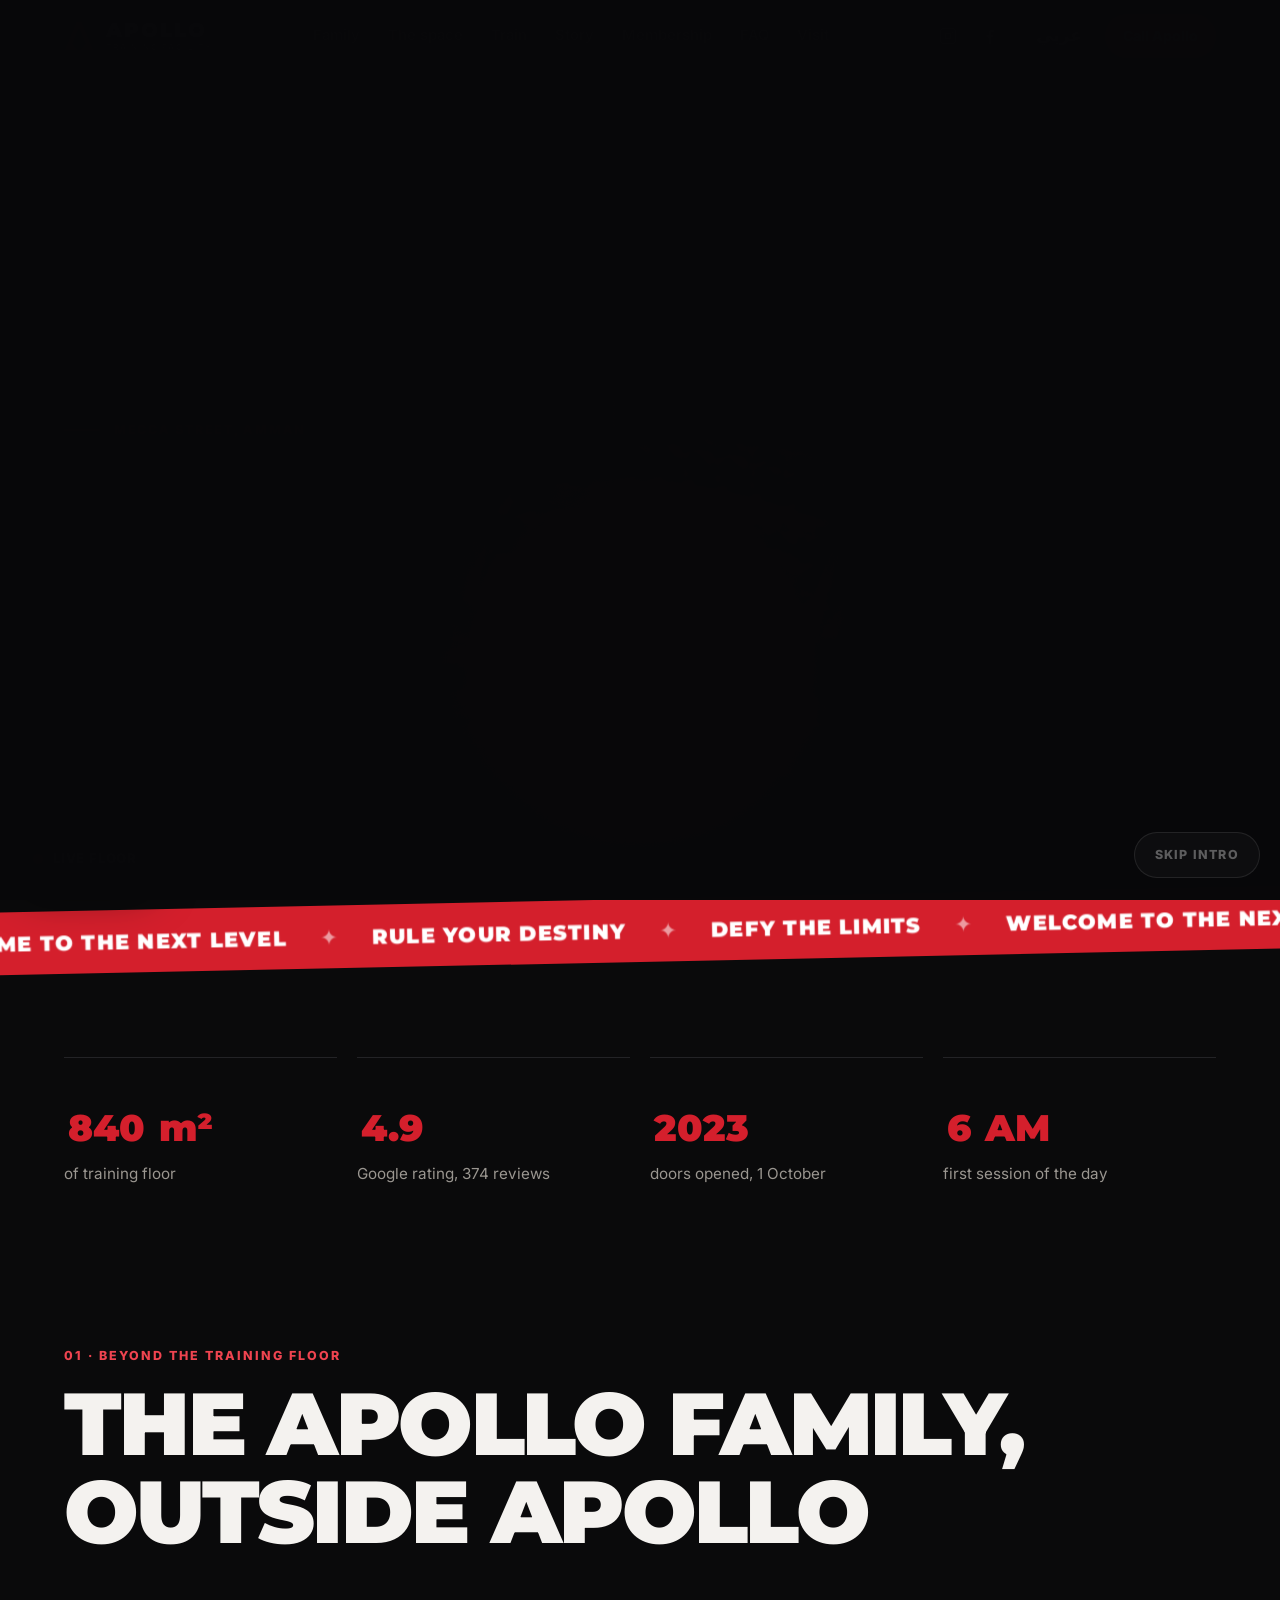
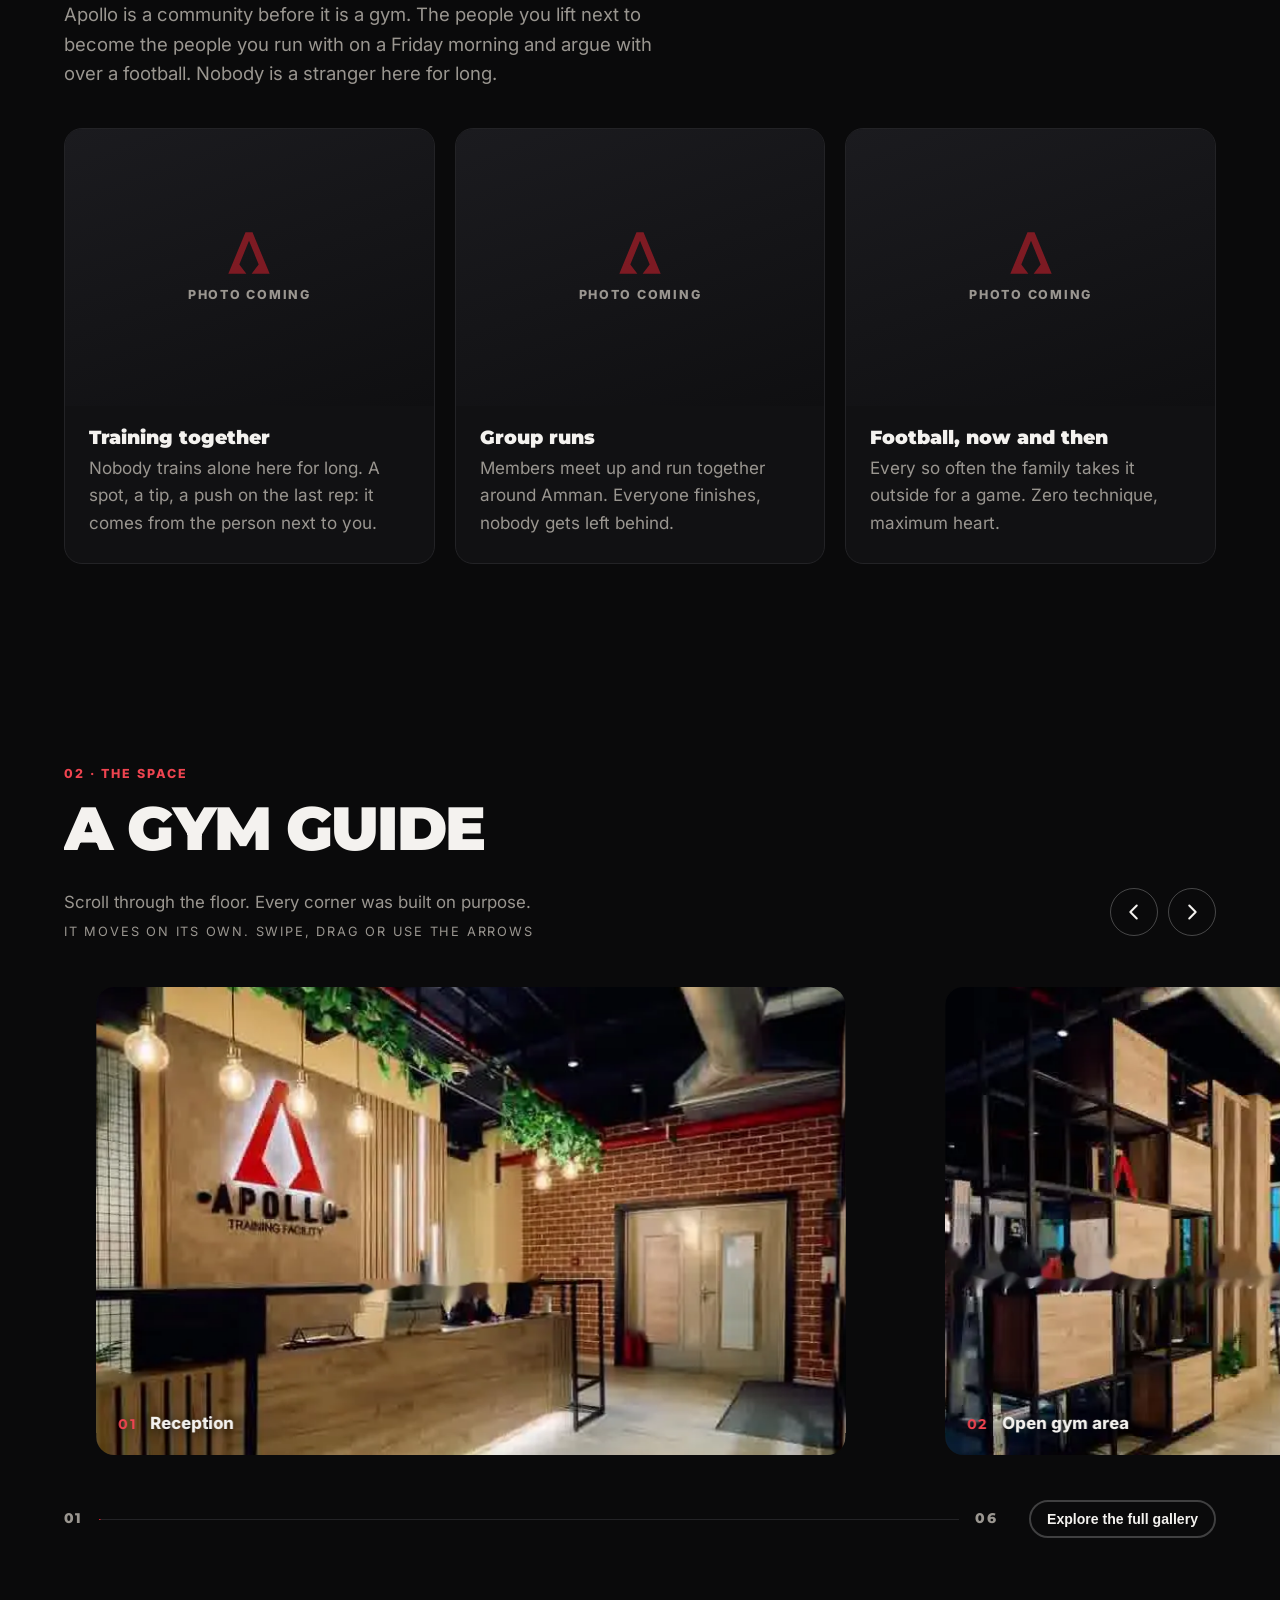
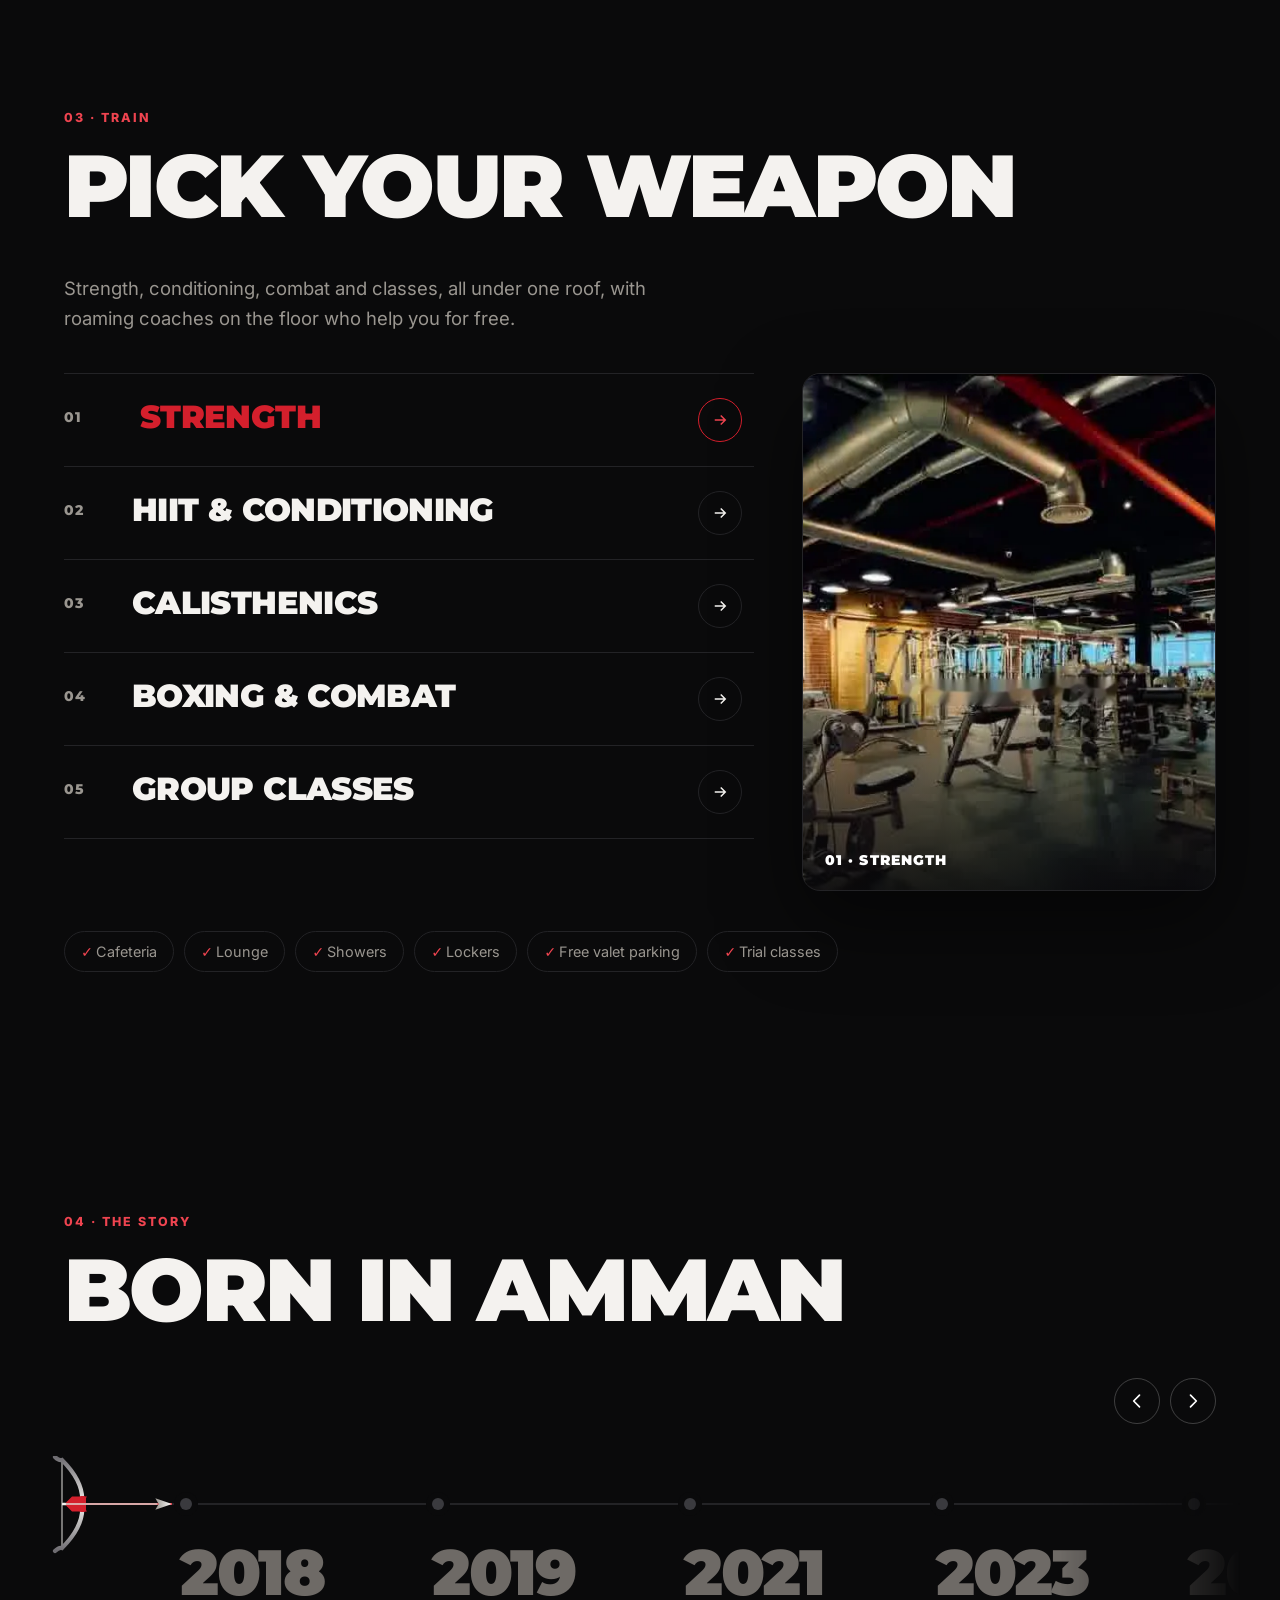
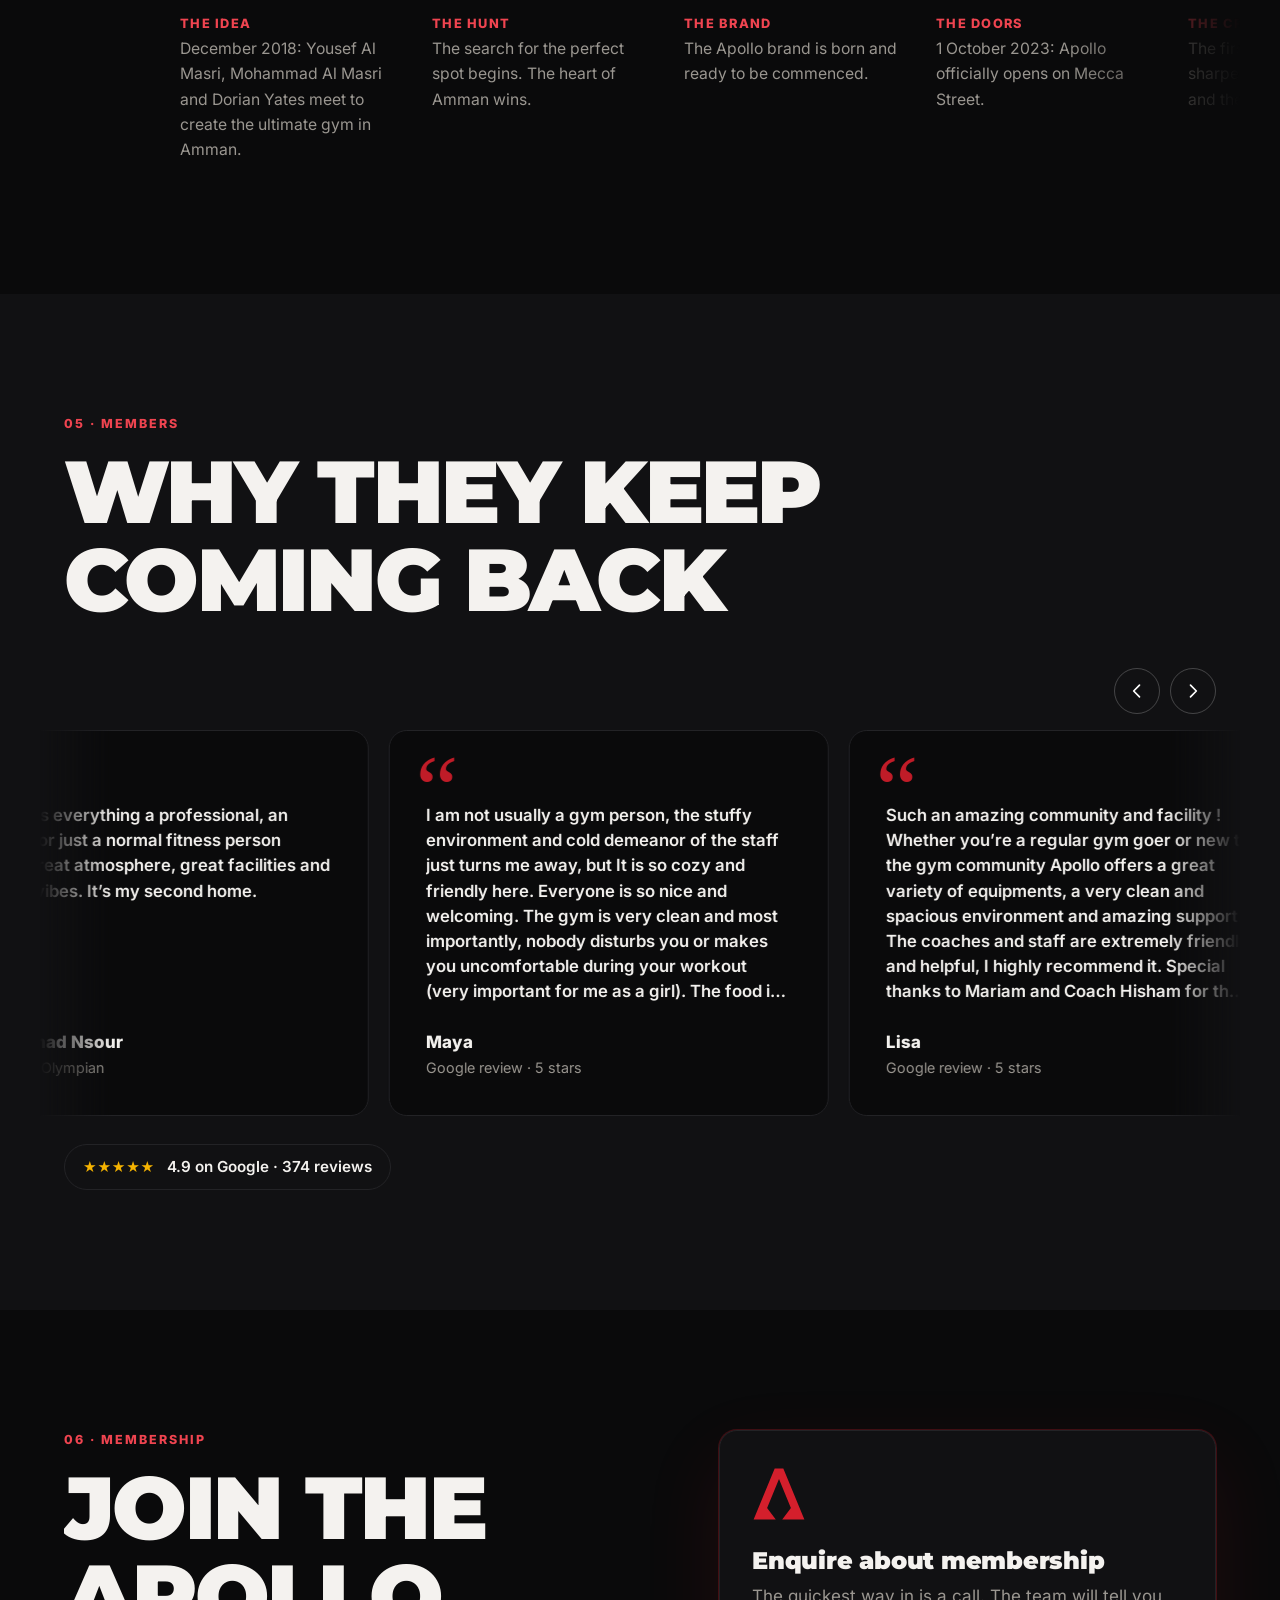
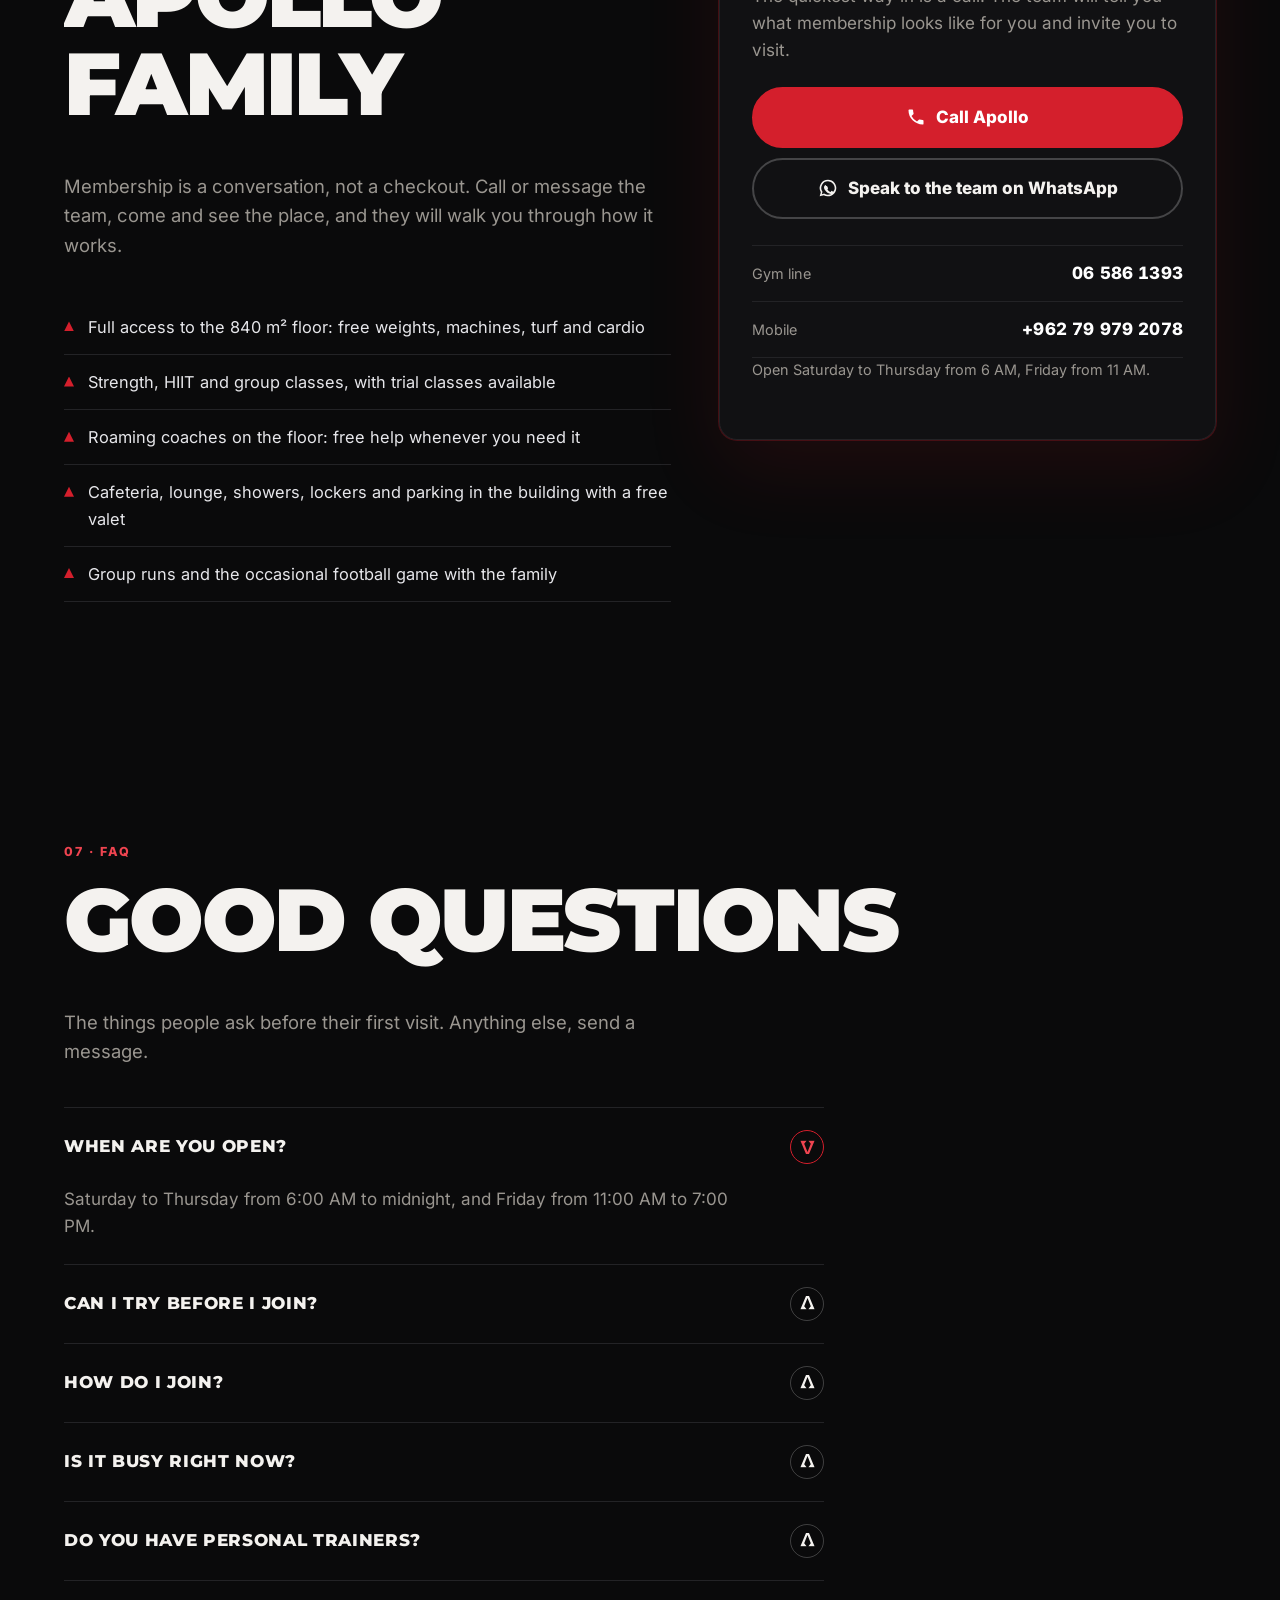
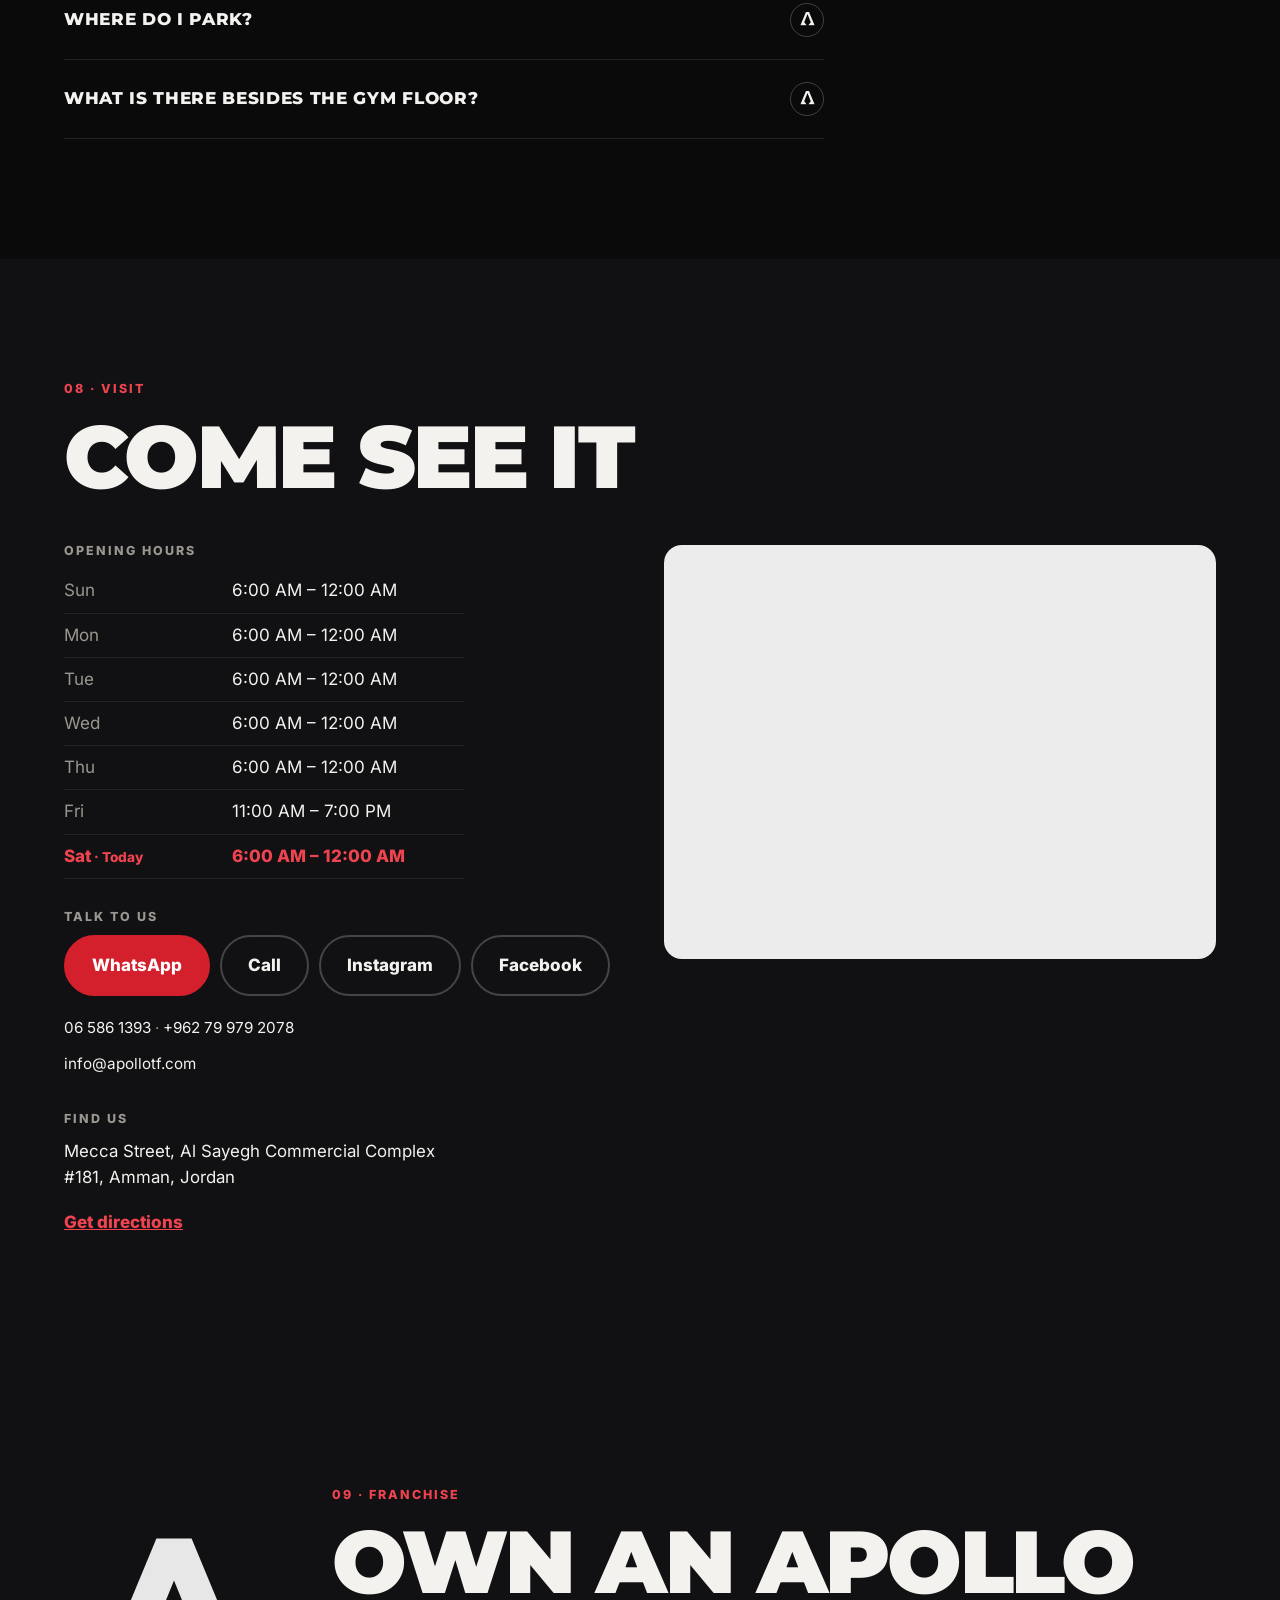
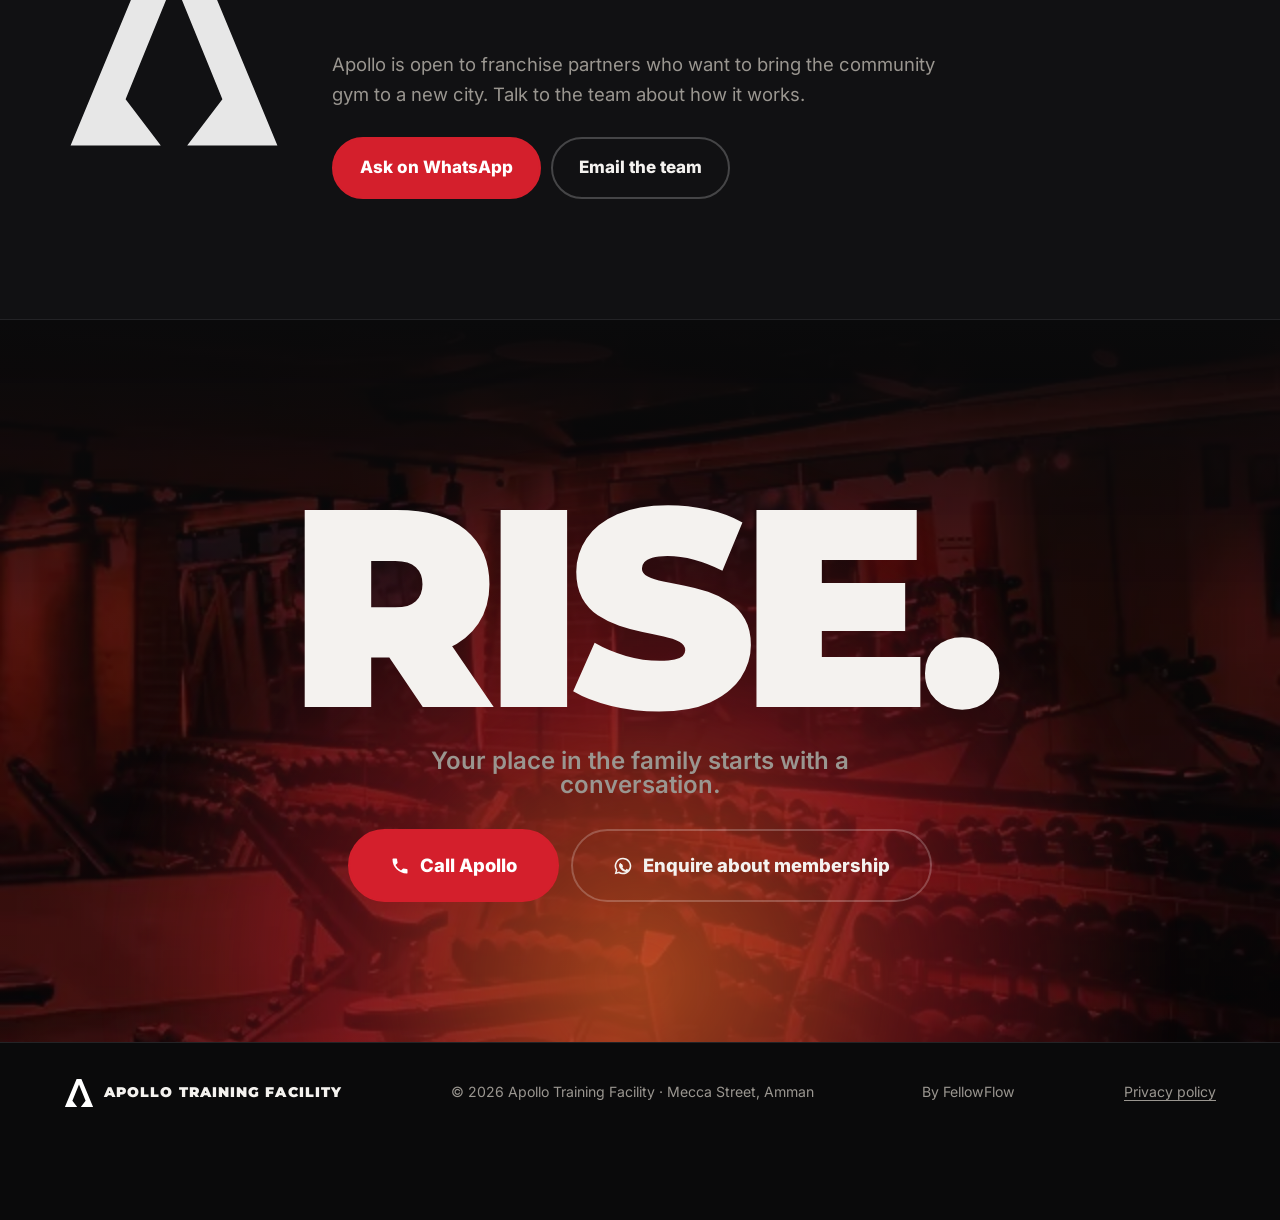
<file: index.html>
<!doctype html>
<html lang="en">
<head>
  <meta charset="utf-8">
  <meta name="viewport" content="width=device-width, initial-scale=1">
  <title>Apollo Training Facility | Gym on Mecca Street, Amman</title>
  <meta name="description" content="Apollo Training Facility, Amman's community gym on Mecca Street: 840 m² of strength, conditioning, boxing and classes, open from 6 AM. Book a tour on WhatsApp.">
  <link rel="canonical" href="https://labsuncut.github.io/site-apollo-gym-amman/">
  <!-- Preview address: hidden from Google until the site moves to Apollo's own domain. Remove this line at launch. -->
  <meta name="robots" content="noindex">
  <meta property="og:title" content="Apollo Training Facility | Amman">
  <meta property="og:description" content="Rule your destiny. Defy the limits. 840 m² of training floor on Mecca Street, open from 6 AM.">
  <meta property="og:image" content="https://labsuncut.github.io/site-apollo-gym-amman/assets/img/space/free-weights.webp">
  <meta property="og:url" content="https://labsuncut.github.io/site-apollo-gym-amman/">
  <meta property="og:type" content="website">
  <meta name="theme-color" content="#0a0a0b">
  <link rel="icon" href="assets/img/favicon.svg" type="image/svg+xml">
  <link rel="preload" href="assets/fonts/montserrat-latin-900-normal.woff2" as="font" type="font/woff2" crossorigin>
  <link rel="preload" href="assets/img/intro/roof-desk.webp" as="image" media="(orientation: landscape)">
  <link rel="preload" href="assets/img/intro/roof-phone.webp" as="image" media="(orientation: portrait)">
  <link rel="preload" href="assets/img/hero-cardio.webp" as="image" media="(min-width: 721px)">
  <link rel="stylesheet" href="assets/css/site.css">
  <!-- Remembers the visitor's language before the page paints, so there is no flash. -->
  <script>
    (function () {
      var l = null; try { l = localStorage.getItem('apollo-lang'); } catch (e) {}
      if (!l && /^ar\b/i.test(navigator.language || '')) l = 'ar';
      if (l === 'ar') { document.documentElement.lang = 'ar'; document.documentElement.dir = 'rtl'; }
      document.documentElement.classList.add('js');
    })();
  </script>
  <!-- Facts for Google search results. Keep in sync with content.js. -->
  <script type="application/ld+json">
  {
    "@context": "https://schema.org",
    "@type": "ExerciseGym",
    "name": "Apollo Training Facility",
    "telephone": "+962-6-586-1393",
    "email": "info@apollotf.com",
    "url": "https://www.apollotrainingfacility.com/",
    "sameAs": ["https://www.instagram.com/apollogym.jo/", "https://www.facebook.com/atf.jo/"],
    "address": {
      "@type": "PostalAddress",
      "streetAddress": "Mecca Street, Al Sayegh Commercial Complex #181",
      "addressLocality": "Amman",
      "addressCountry": "JO"
    },
    "openingHours": ["Sa-Th 06:00-00:00", "Fr 11:00-19:00"]
  }
  </script>
</head>
<body>
  <a class="skip" href="#main">Skip to content</a>

  <!-- Logo mark, traced from Apollo's own logo file, drawn once and reused. -->
  <svg width="0" height="0" style="position:absolute" aria-hidden="true">
    <symbol id="mark" viewBox="0 0 100 100">
      <path d="M42 3 L3 97 H44 L28 76 L50 22 L72 76 L56 97 H97 L58 3 Z"></path>
    </symbol>
  </svg>

  <!-- Intro: the Apollo beacon on the roof. A night rooftop with the sign unlit; it flickers in clusters, catches, holds, then the homepage dissolves in. Rooftop plate is a composited scene, not Apollo's building -->
  <div class="loader" id="loader">
    <div class="beacon" aria-hidden="true">
      <picture><source media="(orientation: portrait)" srcset="assets/img/intro/roof-phone.webp"><img class="beacon-roof" id="beacon-roof" src="assets/img/intro/roof-desk.webp" alt="" fetchpriority="high" decoding="async" width="1344" height="752"></picture>
      <picture><source media="(orientation: portrait)" srcset="assets/img/intro/sign-off-phone.png"><img class="beacon-off" src="assets/img/intro/sign-off-desk.png" alt="" fetchpriority="low" decoding="async" width="1344" height="752"></picture>
      <picture><source media="(orientation: portrait)" data-phone="assets/img/intro/spill-phone.png"><img class="beacon-spill" data-desk="assets/img/intro/spill-desk.png" alt="" decoding="async" width="1344" height="752"></picture>
      <picture><source media="(orientation: portrait)" data-phone="assets/img/intro/sign-halo-phone.png"><img class="beacon-halo" data-desk="assets/img/intro/sign-halo-desk.png" alt="" decoding="async" width="1344" height="752"></picture>
      <picture><source media="(orientation: portrait)" data-phone="assets/img/intro/sign-on-phone.png"><img class="beacon-on" id="beacon-on" data-desk="assets/img/intro/sign-on-desk.png" alt="" decoding="async" width="1344" height="752"></picture>
    </div>
    <button class="loader-skip" id="loader-skip" type="button" data-t="loader_skip">Skip intro</button>
  </div>

  <header class="site-header" id="top">
    <div class="wrap header-row">
      <a class="logo" href="#top">
        <svg class="logo-mark" viewBox="0 0 100 100" aria-hidden="true"><use href="#mark"></use></svg>
        <span class="logo-word">APOLLO <small>Training Facility</small></span>
      </a>
      <nav class="nav" aria-label="Main">
        <a href="#family" data-t="nav_family">Family</a>
        <a href="#space" data-t="nav_space">The space</a>
        <a href="#programs" data-t="nav_programs">Train</a>
        <a href="#story" data-t="nav_story">Story</a>
        <a href="#membership" data-t="nav_plans">Membership</a>
        <a href="#faq" data-t="nav_faq">FAQ</a>
        <a href="#visit" data-t="nav_visit">Visit</a>
      </nav>
      <div class="header-actions">
          <div class="socials" aria-label="Apollo on social media">
            <a class="social ig-link" href="https://www.instagram.com/apollogym.jo/" target="_blank" rel="noopener" data-label="social_instagram" aria-label="Apollo on Instagram"><svg viewBox="0 0 24 24" aria-hidden="true"><path d="M7.5 2h9A5.5 5.5 0 0 1 22 7.5v9a5.5 5.5 0 0 1-5.5 5.5h-9A5.5 5.5 0 0 1 2 16.5v-9A5.5 5.5 0 0 1 7.5 2Zm0 2A3.5 3.5 0 0 0 4 7.5v9A3.5 3.5 0 0 0 7.5 20h9a3.5 3.5 0 0 0 3.5-3.5v-9A3.5 3.5 0 0 0 16.5 4h-9Zm4.5 3.5a4.5 4.5 0 1 1 0 9 4.5 4.5 0 0 1 0-9Zm0 2a2.5 2.5 0 1 0 0 5 2.5 2.5 0 0 0 0-5Zm5-3.3a1.2 1.2 0 1 1 0 2.4 1.2 1.2 0 0 1 0-2.4Z"></path></svg></a>
            <a class="social fb-link" href="https://www.facebook.com/atf.jo/" target="_blank" rel="noopener" data-label="social_facebook" aria-label="Apollo on Facebook"><svg viewBox="0 0 24 24" aria-hidden="true"><path d="M13.5 22v-8h2.7l.4-3.2h-3.1V8.8c0-.9.3-1.6 1.6-1.6h1.7V4.3c-.3 0-1.3-.1-2.5-.1-2.5 0-4.2 1.5-4.2 4.3v2.3H7.4V14h2.7v8h3.4Z"></path></svg></a>
        </div>
        <button id="lang" class="lang" type="button" data-t="lang_btn">عربي</button>
        <a class="btn btn-small tel-link" href="tel:+96265861393" data-t="nav_cta">Call Apollo</a>
        <button id="menu-open" class="burger" type="button" aria-expanded="false" aria-controls="overlay"><span></span><span></span><span data-t="menu" class="sr">Menu</span></button>
      </div>
    </div>
  </header>

  <!-- Phone menu -->
  <div class="overlay" id="overlay" hidden="">
    <button id="menu-close" class="overlay-close" type="button" data-t="close">Close</button>
    <nav class="overlay-nav" aria-label="Phone menu">
      <a href="#family" data-t="nav_family">Family</a>
      <a href="#space" data-t="nav_space">The space</a>
      <a href="#programs" data-t="nav_programs">Train</a>
      <a href="#story" data-t="nav_story">Story</a>
      <a href="#members" data-t="nav_members">Members</a>
      <a href="#membership" data-t="nav_plans">Membership</a>
      <a href="#faq" data-t="nav_faq">FAQ</a>
      <a href="#visit" data-t="nav_visit">Visit</a>
      <a href="#franchise" data-t="nav_franchise">Franchise</a>
    </nav>
    <a class="btn btn-big tel-link overlay-cta" href="tel:+96265861393" data-t="enquire_call">Call Apollo</a>
    <div class="socials overlay-socials" aria-label="Apollo on social media">
      <a class="social ig-link" href="https://www.instagram.com/apollogym.jo/" target="_blank" rel="noopener" data-label="social_instagram" aria-label="Apollo on Instagram"><svg viewBox="0 0 24 24" aria-hidden="true"><path d="M7.5 2h9A5.5 5.5 0 0 1 22 7.5v9a5.5 5.5 0 0 1-5.5 5.5h-9A5.5 5.5 0 0 1 2 16.5v-9A5.5 5.5 0 0 1 7.5 2Zm0 2A3.5 3.5 0 0 0 4 7.5v9A3.5 3.5 0 0 0 7.5 20h9a3.5 3.5 0 0 0 3.5-3.5v-9A3.5 3.5 0 0 0 16.5 4h-9Zm4.5 3.5a4.5 4.5 0 1 1 0 9 4.5 4.5 0 0 1 0-9Zm0 2a2.5 2.5 0 1 0 0 5 2.5 2.5 0 0 0 0-5Zm5-3.3a1.2 1.2 0 1 1 0 2.4 1.2 1.2 0 0 1 0-2.4Z"></path></svg><span data-t="instagram">Instagram</span></a>
      <a class="social fb-link" href="https://www.facebook.com/atf.jo/" target="_blank" rel="noopener" data-label="social_facebook" aria-label="Apollo on Facebook"><svg viewBox="0 0 24 24" aria-hidden="true"><path d="M13.5 22v-8h2.7l.4-3.2h-3.1V8.8c0-.9.3-1.6 1.6-1.6h1.7V4.3c-.3 0-1.3-.1-2.5-.1-2.5 0-4.2 1.5-4.2 4.3v2.3H7.4V14h2.7v8h3.4Z"></path></svg><span data-t="facebook">Facebook</span></a>
    </div>
  </div>

  <main id="main">
    <!-- HERO: the sun rises as you scroll -->
    <section class="hero" id="hero">
      <div class="hero-bg" aria-hidden="true">
        <!-- PLACEHOLDER image: frame from Apollo's own Instagram gym guide -->
        <picture>
          <source media="(max-width: 720px)" srcset="assets/img/red-weights.webp" id="hero-source">
          <img class="hero-photo" id="hero-photo" src="assets/img/hero-cardio.webp" width="1860" height="1160" alt="" loading="lazy" fetchpriority="high" style="object-position: 50% 45%;">
        </picture>
        <div class="hero-shade"></div>
        <div class="sun" id="sun"></div>
        <div class="hero-grain"></div>
      </div>
      <div class="wrap hero-inner">
        <p class="eyebrow hero-eyebrow" data-t="hero_eyebrow">Mecca Street, Amman</p>
        <h1 class="display">
          <span class="line"><span><span data-t="hero_l1">Rule your</span> <em data-t="hero_l2">destiny.</em></span></span>
          <span class="line"><span><span data-t="hero_l3">Defy the</span> <em data-t="hero_l4">limits.</em></span></span>
        </h1>
        <div class="hero-foot">
          <p class="hero-sub" data-t="hero_sub">A training community in Amman. 840 square metres of iron and turf, and the best people you will meet in a gym. Open from 6 AM.</p>
          <div class="hero-actions">
            <a class="btn tel-link" href="tel:+96265861393"><svg class="ico" viewBox="0 0 24 24" aria-hidden="true"><path d="M6.6 10.8a15.1 15.1 0 0 0 6.6 6.6l2.2-2.2a1 1 0 0 1 1-.25c1.1.37 2.3.57 3.6.57a1 1 0 0 1 1 1V20a1 1 0 0 1-1 1A17 17 0 0 1 3 4a1 1 0 0 1 1-1h3.5a1 1 0 0 1 1 1c0 1.25.2 2.45.57 3.57a1 1 0 0 1-.25 1L6.6 10.8Z"></path></svg><span data-t="enquire_call">Call Apollo</span></a>
            <a class="btn btn-ghost wa-member" href="https://wa.me/962799792078?text=Hi%20Apollo!%20I%20saw%20the%20website%20and%20would%20like%20to%20ask%20about%20membership." target="_blank" rel="noopener"><svg class="ico" viewBox="0 0 24 24" aria-hidden="true"><path d="M12 2a10 10 0 0 0-8.6 15.1L2 22l5-1.3A10 10 0 1 0 12 2Zm0 2a8 8 0 1 1-4.2 14.8l-.3-.2-2.9.8.8-2.8-.2-.3A8 8 0 0 1 12 4Zm-3 4.5c-.2 0-.5 0-.8.4-.3.3-1 1-1 2.4s1 2.8 1.2 3c.1.2 2 3.2 5 4.4 2.5 1 3 .8 3.5.7.5 0 1.7-.7 2-1.4.2-.7.2-1.2.1-1.3l-.5-.3-1.8-.9c-.3-.1-.4-.1-.6.1l-.8 1c-.2.2-.3.2-.6.1a6.7 6.7 0 0 1-3.3-2.9c-.2-.4.2-.4.6-1.2.1-.2 0-.4 0-.5l-.9-2c-.2-.6-.5-.5-.6-.5h-.5Z"></path></svg><span data-t="enquire_short">Enquire on WhatsApp</span></a>
          </div>
          <span id="open" class="open-badge"><i></i><span></span></span>
        </div>
      </div>
      <a class="scroll-cue" href="#stats"><span data-t="scroll">Scroll</span><i></i></a>
    </section>

    <!-- MARQUEE -->
    <div class="marquee" aria-hidden="true"><div class="marquee-track" id="marquee"><span>Welcome to the next level</span><i>✦</i><span>Rule your destiny</span><i>✦</i><span>Defy the limits</span><i>✦</i><span>Welcome to the next level</span><i>✦</i><span>Rule your destiny</span><i>✦</i><span>Defy the limits</span><i>✦</i><span>Welcome to the next level</span><i>✦</i><span>Rule your destiny</span><i>✦</i><span>Defy the limits</span><i>✦</i></div></div>

    <!-- STATS -->
    <section class="stats" id="stats">
      <div class="wrap stats-grid" id="stats-grid"><div class="stat reveal"><b><span class="n" data-n="840" data-dec="0">840</span><span> m²</span></b><p>of training floor</p></div><div class="stat reveal"><b><span class="n" data-n="4.9" data-dec="1">4.9</span><span></span></b><p>Google rating, 374 reviews</p></div><div class="stat reveal"><b><span class="n" data-n="2023" data-dec="0">2023</span><span></span></b><p>doors opened, 1 October</p></div><div class="stat reveal"><b><span class="n" data-n="6" data-dec="0">6</span><span> AM</span></b><p>first session of the day</p></div></div>
    </section>

    <!-- FAMILY: the community, early on purpose -->
    <section class="section family-section" id="family">
      <div class="wrap">
        <p class="kicker reveal" data-t="family_kicker">01 · Beyond the training floor</p>
        <h2 class="split" data-t="family_title">The Apollo family, outside Apollo</h2>
        <p class="lead reveal" data-t="family_text">Apollo is a community before it is a gym. The people you lift next to become the people you run with on a Friday morning and argue with over a football. Nobody is a stranger here for long.</p>
        <div class="family-grid" id="family-grid"><article class="family-card reveal"><div class="family-media"><div class="family-slot"><svg viewBox="0 0 100 100" aria-hidden="true"><use href="#mark"></use></svg><span>Photo coming</span></div></div><h3>Training together</h3><p>Nobody trains alone here for long. A spot, a tip, a push on the last rep: it comes from the person next to you.</p></article><article class="family-card reveal"><div class="family-media"><div class="family-slot"><svg viewBox="0 0 100 100" aria-hidden="true"><use href="#mark"></use></svg><span>Photo coming</span></div></div><h3>Group runs</h3><p>Members meet up and run together around Amman. Everyone finishes, nobody gets left behind.</p></article><article class="family-card reveal"><div class="family-media"><div class="family-slot"><svg viewBox="0 0 100 100" aria-hidden="true"><use href="#mark"></use></svg><span>Photo coming</span></div></div><h3>Football, now and then</h3><p>Every so often the family takes it outside for a game. Zero technique, maximum heart.</p></article></div>
      </div>
    </section>

    <!-- THE SPACE: horizontal tour -->
    <section class="tour" id="space">
      <div class="tour-head wrap">
        <div>
          <p class="kicker" data-t="space_kicker">02 · The space</p>
          <h2 class="split" data-t="space_title">A gym guide</h2>
          <p class="lead" data-t="space_text">Scroll through the floor. Every corner was built on purpose.</p>
          <p class="tour-hint" data-t="space_hint">It moves on its own. Swipe, drag or use the arrows</p>
        </div>
        <div class="tour-nav">
          <button class="tour-btn" id="tour-prev" type="button" aria-label="Previous photo"><svg viewBox="0 0 24 24" aria-hidden="true"><path d="M15 5l-7 7 7 7" fill="none" stroke="currentColor" stroke-width="2.2" stroke-linecap="round" stroke-linejoin="round"></path></svg></button>
          <button class="tour-btn" id="tour-next" type="button" aria-label="Next photo"><svg viewBox="0 0 24 24" aria-hidden="true"><path d="M9 5l7 7-7 7" fill="none" stroke="currentColor" stroke-width="2.2" stroke-linecap="round" stroke-linejoin="round"></path></svg></button>
        </div>
      </div>
      <div class="tour-viewport is-slider" id="tour-viewport" tabindex="0" role="region" aria-label="Photos of the gym" aria-roledescription="carousel" data-lenis-prevent-touch="">
        <div class="tour-track" id="tour-track"><figure class="tour-item"><img src="assets/img/space/reception.webp" width="930" height="580" style="object-position:50% 50%" alt="Reception" loading="lazy"><figcaption><b>01</b>Reception</figcaption></figure><figure class="tour-item"><img src="assets/img/space/open-gym.webp" width="930" height="580" style="object-position:50% 50%" alt="Open gym area" loading="lazy"><figcaption><b>02</b>Open gym area</figcaption></figure><figure class="tour-item"><img src="assets/img/space/free-weights.webp" width="930" height="580" style="object-position:50% 50%" alt="Free weights" loading="lazy"><figcaption><b>03</b>Free weights</figcaption></figure><figure class="tour-item"><img src="assets/img/space/cardio.webp" width="930" height="580" style="object-position:50% 50%" alt="Cardio area" loading="lazy"><figcaption><b>04</b>Cardio area</figcaption></figure><figure class="tour-item"><img src="assets/img/space/calisthenics.webp" width="930" height="580" style="object-position:50% 50%" alt="Calisthenics area" loading="lazy"><figcaption><b>05</b>Calisthenics area</figcaption></figure><figure class="tour-item"><img src="assets/img/space/boxing-zone.webp" width="930" height="580" style="object-position:50% 50%" alt="Boxing zone" loading="lazy"><figcaption><b>06</b>Boxing zone</figcaption></figure><figure class="tour-item is-copy" aria-hidden="true"><img src="assets/img/space/reception.webp" width="930" height="580" style="object-position:50% 50%" alt="Reception" loading="lazy"><figcaption><b>01</b>Reception</figcaption></figure><figure class="tour-item is-copy" aria-hidden="true"><img src="assets/img/space/open-gym.webp" width="930" height="580" style="object-position:50% 50%" alt="Open gym area" loading="lazy"><figcaption><b>02</b>Open gym area</figcaption></figure><figure class="tour-item is-copy" aria-hidden="true"><img src="assets/img/space/free-weights.webp" width="930" height="580" style="object-position:50% 50%" alt="Free weights" loading="lazy"><figcaption><b>03</b>Free weights</figcaption></figure><figure class="tour-item is-copy" aria-hidden="true"><img src="assets/img/space/cardio.webp" width="930" height="580" style="object-position:50% 50%" alt="Cardio area" loading="lazy"><figcaption><b>04</b>Cardio area</figcaption></figure><figure class="tour-item is-copy" aria-hidden="true"><img src="assets/img/space/calisthenics.webp" width="930" height="580" style="object-position:50% 50%" alt="Calisthenics area" loading="lazy"><figcaption><b>05</b>Calisthenics area</figcaption></figure><figure class="tour-item is-copy" aria-hidden="true"><img src="assets/img/space/boxing-zone.webp" width="930" height="580" style="object-position:50% 50%" alt="Boxing zone" loading="lazy"><figcaption><b>06</b>Boxing zone</figcaption></figure></div>
      </div>
      <div class="tour-progress wrap"><span id="tour-index">01</span><i><b id="tour-bar"></b></i><span id="tour-total">06</span><button class="btn btn-ghost btn-small tour-more" id="tour-more" type="button" data-t="space_more">Explore the full gallery</button></div>
    </section>

    <!-- PROGRAMS -->
    <section class="section programs-section" id="programs">
      <div class="wrap">
        <p class="kicker reveal" data-t="programs_kicker">03 · Train</p>
        <h2 class="split" data-t="programs_title">Pick your weapon</h2>
        <p class="lead reveal" data-t="programs_text">Strength, conditioning, combat and classes, all under one roof, with roaming coaches on the floor who help you for free.</p>
        <div class="programs-grid">
          <div class="programs" id="programs-list"><div class="program reveal is-active" data-i="0"><span class="program-num">01</span><span class="program-mini"><img src="assets/img/space/free-weights.webp" width="930" height="580" alt="" loading="lazy" decoding="async"></span><h3>Strength</h3><div class="program-desc" id="program-desc-0"><p>Racks, free weights and biomechanical machines for real strength.</p></div><button class="program-arrow" type="button" aria-expanded="false" aria-controls="program-desc-0" aria-label="About Strength"><svg viewBox="0 0 24 24" aria-hidden="true"><path d="M5 12h14M13 6l6 6-6 6"></path></svg></button></div><div class="program reveal" data-i="1"><span class="program-num">02</span><span class="program-mini"><img src="assets/img/space/cardio.webp" width="930" height="580" alt="" loading="lazy" decoding="async"></span><h3>HIIT &amp; conditioning</h3><div class="program-desc" id="program-desc-1"><p>Short, hard sessions that build a bigger engine.</p></div><button class="program-arrow" type="button" aria-expanded="false" aria-controls="program-desc-1" aria-label="About HIIT &amp; conditioning"><svg viewBox="0 0 24 24" aria-hidden="true"><path d="M5 12h14M13 6l6 6-6 6"></path></svg></button></div><div class="program reveal" data-i="2"><span class="program-num">03</span><span class="program-mini"><img src="assets/img/space/calisthenics.webp" width="930" height="580" alt="" loading="lazy" decoding="async"></span><h3>Calisthenics</h3><div class="program-desc" id="program-desc-2"><p>Rings, bars and turf. Own your bodyweight.</p></div><button class="program-arrow" type="button" aria-expanded="false" aria-controls="program-desc-2" aria-label="About Calisthenics"><svg viewBox="0 0 24 24" aria-hidden="true"><path d="M5 12h14M13 6l6 6-6 6"></path></svg></button></div><div class="program reveal" data-i="3"><span class="program-num">04</span><span class="program-mini"><img src="assets/img/space/boxing-zone.webp" width="930" height="580" alt="" loading="lazy" decoding="async"></span><h3>Boxing &amp; combat</h3><div class="program-desc" id="program-desc-3"><p>Gloves on. Classes and bag work in the boxing zone.</p></div><button class="program-arrow" type="button" aria-expanded="false" aria-controls="program-desc-3" aria-label="About Boxing &amp; combat"><svg viewBox="0 0 24 24" aria-hidden="true"><path d="M5 12h14M13 6l6 6-6 6"></path></svg></button></div><div class="program reveal" data-i="4"><span class="program-num">05</span><span class="program-mini"><img src="assets/img/space/classroom.webp" width="930" height="580" alt="" loading="lazy" decoding="async"></span><h3>Group classes</h3><div class="program-desc" id="program-desc-4"><p>Train with a crew in the classroom. Trial classes available.</p></div><button class="program-arrow" type="button" aria-expanded="false" aria-controls="program-desc-4" aria-label="About Group classes"><svg viewBox="0 0 24 24" aria-hidden="true"><path d="M5 12h14M13 6l6 6-6 6"></path></svg></button></div></div>
          <!-- One calm photo panel that changes with the row you hover or focus, instead of a thumbnail chasing the cursor -->
          <div class="program-stage reveal" id="program-stage" aria-hidden="true"><img src="assets/img/space/free-weights.webp" width="930" height="580" alt="" loading="lazy" decoding="async" class="is-active"><img src="assets/img/space/cardio.webp" width="930" height="580" alt="" loading="lazy" decoding="async" class=""><img src="assets/img/space/calisthenics.webp" width="930" height="580" alt="" loading="lazy" decoding="async" class=""><img src="assets/img/space/boxing-zone.webp" width="930" height="580" alt="" loading="lazy" decoding="async" class=""><img src="assets/img/space/classroom.webp" width="930" height="580" alt="" loading="lazy" decoding="async" class=""><span class="program-stage-label" id="program-stage-label">01 · Strength</span></div>
        </div>
        <ul class="amenities reveal" id="amenities"><li>Cafeteria</li><li>Lounge</li><li>Showers</li><li>Lockers</li><li>Free valet parking</li><li>Trial classes</li></ul>
      </div>
    </section>

    <!-- STORY -->
    <section class="section story-section" id="story">
      <div class="wrap">
        <p class="kicker reveal" data-t="story_kicker">04 · The story</p>
        <h2 class="split" data-t="story_title">Born in Amman</h2>
        <div class="story-head"><div class="quotes-nav" id="story-nav">
          <button class="round-btn" id="story-prev" type="button" aria-label="Previous review"><svg viewBox="0 0 24 24"><path d="M15 5l-7 7 7 7"></path></svg></button>
          <button class="round-btn" id="story-next" type="button" aria-label="Next review"><svg viewBox="0 0 24 24"><path d="M9 5l7 7-7 7"></path></svg></button>
        </div></div>
        <div class="timeline-scroll" id="timeline-scroll" tabindex="0" role="region" aria-label="Born in Amman"><div class="timeline has-bow" id="timeline" style="--n: 7;"><span class="archer" aria-hidden="true"><svg viewBox="0 0 60 96"><defs><linearGradient id="bow-metal" x1="0" y1="0" x2="0" y2="1"><stop offset="0" stop-color="#6d6b70"></stop><stop offset=".5" stop-color="#f4f2ef"></stop><stop offset="1" stop-color="#6d6b70"></stop></linearGradient></defs><path class="bow-string" id="bow-string" d="M22 4 L22 48 L22 92"></path><path class="bow-limb" d="M15 1 Q19 5 22 4 C34 16 44 32 42 48 C44 64 34 80 22 92 Q19 91 15 95"></path><rect class="bow-grip" x="39" y="40" width="7" height="16" rx="2.5"></rect></svg></span>
      <i class="arrow-trail" id="arrow-trail" aria-hidden="true" style="opacity: 0;"></i>
      <div class="arrow-fly" id="arrow-fly" aria-hidden="true"><svg viewBox="0 0 132 24"><defs><linearGradient id="arrow-head" x1="0" y1="0" x2="1" y2="0"><stop offset="0" stop-color="#9a9690"></stop><stop offset="1" stop-color="#ffffff"></stop></linearGradient></defs><path d="M3 12 L12 3 L30 3 L24 12 Z M3 12 L12 21 L30 21 L24 12 Z" fill="#d41f2c"></path><path d="M8 12 L28 12" stroke="#ff2d3f" stroke-width="1"></path><rect x="0" y="10.5" width="5" height="3" rx="1" fill="#f4f2ef"></rect><path d="M5 12 L114 12" stroke="#d9d5cf" stroke-width="2" stroke-linecap="round"></path><path d="M112 5 L132 12 L112 19 L116 12 Z" fill="url(#arrow-head)"></path></svg></div><i class="timeline-line"><b id="timeline-fill"></b></i><div class="milestone reveal lit" style="scroll-snap-align: none;"><b>2018</b><h3>The idea</h3><p>December 2018: Yousef Al Masri, Mohammad Al Masri and Dorian Yates meet to create the ultimate gym in Amman.</p></div><div class="milestone reveal lit"><b>2019</b><h3>The hunt</h3><p>The search for the perfect spot begins. The heart of Amman wins.</p></div><div class="milestone reveal lit"><b>2021</b><h3>The brand</h3><p>The Apollo brand is born and ready to be commenced.</p></div><div class="milestone reveal lit"><b>2023</b><h3>The doors</h3><p>1 October 2023: Apollo officially opens on Mecca Street.</p></div><div class="milestone reveal lit"><b>2024</b><h3>The craft</h3><p>The first full year. Apollo sharpens the floor, the classes and the way it trains people.</p></div><div class="milestone reveal lit"><b>2025</b><h3>The rise</h3><p>Yousef Al-Masri teams up with Abed Salameh, and Apollo takes off: the city starts talking about the gym on Mecca Street.</p></div><div class="milestone reveal is-target lit hit"><b>2026</b><h3>The family</h3><p>The community comes together: training partners, group runs, football games. Apollo becomes more than a gym.</p></div></div></div>
      </div>
    </section>

    <!-- MEMBERS -->
    <section class="section members-section" id="members">
      <div class="wrap">
        <p class="kicker reveal" data-t="members_kicker">05 · Members</p>
        <h2 class="split" data-t="members_title">Why they keep coming back</h2>
        <div class="quotes-head">
          <div class="quotes-nav" id="quotes-nav">
            <button class="round-btn" id="quotes-prev" type="button" aria-label="Previous review"><svg viewBox="0 0 24 24"><path d="M15 5l-7 7 7 7"></path></svg></button>
            <button class="round-btn" id="quotes-next" type="button" aria-label="Next review"><svg viewBox="0 0 24 24"><path d="M9 5l7 7-7 7"></path></svg></button>
          </div>
        </div>
        <div class="quotes is-ticker" id="quotes" aria-label="Why they keep coming back"><div class="quotes-track"><blockquote class="quote"><p>Apollo has everything a professional, an amateur or just a normal fitness person needs. Great atmosphere, great facilities and the best vibes. It’s my second home.</p><cite><b>Mohammad Nsour</b><span>IFBB Pro &amp; Olympian</span></cite></blockquote><blockquote class="quote"><p>I am not usually a gym person, the stuffy environment and cold demeanor of the staff just turns me away, but It is so cozy and friendly here. Everyone is so nice and welcoming. The gym is very clean and most importantly, nobody disturbs you or makes you uncomfortable during your workout (very important for me as a girl). The food is AMAZING and it’s coming from someone who doesn’t like food sold at gyms. My overall experience is a 10/10 I love it here</p><cite><b>Maya</b><span>Google review · 5 stars</span></cite></blockquote><blockquote class="quote"><p>Such an amazing community and facility ! Whether you’re a regular gym goer or new to the gym community Apollo offers a great variety of equipments, a very clean and spacious environment and amazing support. The coaches and staff are extremely friendly and helpful, I highly recommend it. Special thanks to Mariam and Coach Hisham for their warm welcome and support.</p><cite><b>Lisa</b><span>Google review · 5 stars</span></cite></blockquote><blockquote class="quote"><p>I’ve been training at Apollo for a while now, and it’s honestly one of the better spots in the country. It doesn't feel like just another corporate gym nor does it feel cheap ; there’s a genuine community feel to it. The equipment is top-tier, but what makes it is the environment—you walk in and you immediately feel like getting to work. It’s kept clean, the flow is great even during busier hours, and it’s just a solid, high-energy place to train.

Not to mention the amazing staff that really standout , They're very approachable , always there to help and genuinely the nicest people I have met.</p><cite><b>Adnan</b><span>Google review · 5 stars</span></cite></blockquote><blockquote class="quote"><p>The gym is amazing. It is equipped with the rarest equipment and machines, the  atmosphere of the gym is really nice and energetic. In addition to that the employees are so friendly, kind and very polite. Especially coach rahmeh she's experienced, good hearted and so dedicated for her career as a coach.</p><cite><b>Sam</b><span>Google review · 5 stars</span></cite></blockquote><blockquote class="quote"><p>Apollo Gym is much more than just a gym to me—it feels like a second home whenever I'm in Jordan.

From the moment you walk through the doors, you're welcomed with genuine smiles and a positive atmosphere that makes you feel comfortable and motivated. The staff are not only highly professional, but also incredibly warm, friendly, and always willing to help. Their dedication and personal attention truly make a difference.

One of the things I appreciate most is how clean and well-maintained the facility is. Everything is kept to the highest standards, creating an environment where you can focus entirely on your fitness journey.

The equipment is simply outstanding, especially the HOIST machines. You can tell that great care was taken in selecting equipment that provides comfort, performance, and an exceptional training experience. Every workout feels smooth, enjoyable, and effective.

Having trained in many gyms over the years, I can confidently say that Apollo Gym is my number one choice in Jordan. It has set a standard that is difficult to match. Every time I return to Jordan, Apollo Gym is one of the first places I look forward to visiting.

Thank you to the entire Apollo team for creating such a special place. I wholeheartedly recommend Apollo Gym to anyone looking for not only a great workout, but also a welcoming community that makes you feel like family.</p><cite><b>Omar</b><span>Google review · 5 stars</span></cite></blockquote><blockquote class="quote"><p>Apollo has everything a professional, an amateur or just a normal fitness person needs. Great atmosphere, great facilities and the best vibes. It’s my second home.</p><cite><b>Mohammad Nsour</b><span>IFBB Pro &amp; Olympian</span></cite></blockquote><blockquote class="quote"><p>I am not usually a gym person, the stuffy environment and cold demeanor of the staff just turns me away, but It is so cozy and friendly here. Everyone is so nice and welcoming. The gym is very clean and most importantly, nobody disturbs you or makes you uncomfortable during your workout (very important for me as a girl). The food is AMAZING and it’s coming from someone who doesn’t like food sold at gyms. My overall experience is a 10/10 I love it here</p><cite><b>Maya</b><span>Google review · 5 stars</span></cite></blockquote><blockquote class="quote"><p>Such an amazing community and facility ! Whether you’re a regular gym goer or new to the gym community Apollo offers a great variety of equipments, a very clean and spacious environment and amazing support. The coaches and staff are extremely friendly and helpful, I highly recommend it. Special thanks to Mariam and Coach Hisham for their warm welcome and support.</p><cite><b>Lisa</b><span>Google review · 5 stars</span></cite></blockquote><blockquote class="quote"><p>I’ve been training at Apollo for a while now, and it’s honestly one of the better spots in the country. It doesn't feel like just another corporate gym nor does it feel cheap ; there’s a genuine community feel to it. The equipment is top-tier, but what makes it is the environment—you walk in and you immediately feel like getting to work. It’s kept clean, the flow is great even during busier hours, and it’s just a solid, high-energy place to train.

Not to mention the amazing staff that really standout , They're very approachable , always there to help and genuinely the nicest people I have met.</p><cite><b>Adnan</b><span>Google review · 5 stars</span></cite></blockquote><blockquote class="quote"><p>The gym is amazing. It is equipped with the rarest equipment and machines, the  atmosphere of the gym is really nice and energetic. In addition to that the employees are so friendly, kind and very polite. Especially coach rahmeh she's experienced, good hearted and so dedicated for her career as a coach.</p><cite><b>Sam</b><span>Google review · 5 stars</span></cite></blockquote><blockquote class="quote"><p>Apollo Gym is much more than just a gym to me—it feels like a second home whenever I'm in Jordan.

From the moment you walk through the doors, you're welcomed with genuine smiles and a positive atmosphere that makes you feel comfortable and motivated. The staff are not only highly professional, but also incredibly warm, friendly, and always willing to help. Their dedication and personal attention truly make a difference.

One of the things I appreciate most is how clean and well-maintained the facility is. Everything is kept to the highest standards, creating an environment where you can focus entirely on your fitness journey.

The equipment is simply outstanding, especially the HOIST machines. You can tell that great care was taken in selecting equipment that provides comfort, performance, and an exceptional training experience. Every workout feels smooth, enjoyable, and effective.

Having trained in many gyms over the years, I can confidently say that Apollo Gym is my number one choice in Jordan. It has set a standard that is difficult to match. Every time I return to Jordan, Apollo Gym is one of the first places I look forward to visiting.

Thank you to the entire Apollo team for creating such a special place. I wholeheartedly recommend Apollo Gym to anyone looking for not only a great workout, but also a welcoming community that makes you feel like family.</p><cite><b>Omar</b><span>Google review · 5 stars</span></cite></blockquote></div></div>
        <div class="quotes-dots" id="quotes-dots" aria-hidden="true"></div>
        <a class="google-badge reveal" id="google-link" href="https://www.google.com/maps/search/?api=1&amp;query=Apollo+Training+Facility+Mecca+Street+Amman" target="_blank" rel="noopener"><b>★★★★★</b><span data-t="google_badge">4.9 on Google · 374 reviews</span></a>
      </div>
    </section>

    <!-- MEMBERSHIP: an invitation to talk, no prices -->
    <section class="section membership-section" id="membership">
      <div class="wrap membership-grid">
        <div>
          <p class="kicker reveal" data-t="membership_kicker">06 · Membership</p>
          <h2 class="split" data-t="membership_title">Join the Apollo family</h2>
          <p class="lead reveal" data-t="membership_text">Membership is a conversation, not a checkout. Call or message the team, come and see the place, and they will walk you through how it works.</p>
          <ul class="includes reveal" id="includes"><li>Full access to the 840 m² floor: free weights, machines, turf and cardio</li><li>Strength, HIIT and group classes, with trial classes available</li><li>Roaming coaches on the floor: free help whenever you need it</li><li>Cafeteria, lounge, showers, lockers and parking in the building with a free valet</li><li>Group runs and the occasional football game with the family</li></ul>
        </div>
        <div class="enquire reveal">
          <svg class="enquire-mark" viewBox="0 0 100 100" aria-hidden="true"><use href="#mark"></use></svg>
          <h3 data-t="enquire_title">Enquire about membership</h3>
          <p data-t="enquire_text">The quickest way in is a call. The team will tell you what membership looks like for you and invite you to visit.</p>
          <div class="enquire-actions">
            <a class="btn tel-link" href="tel:+96265861393"><svg class="ico" viewBox="0 0 24 24" aria-hidden="true"><path d="M6.6 10.8a15.1 15.1 0 0 0 6.6 6.6l2.2-2.2a1 1 0 0 1 1-.25c1.1.37 2.3.57 3.6.57a1 1 0 0 1 1 1V20a1 1 0 0 1-1 1A17 17 0 0 1 3 4a1 1 0 0 1 1-1h3.5a1 1 0 0 1 1 1c0 1.25.2 2.45.57 3.57a1 1 0 0 1-.25 1L6.6 10.8Z"></path></svg><span data-t="enquire_call">Call Apollo</span></a>
            <a class="btn btn-ghost wa-member" href="https://wa.me/962799792078?text=Hi%20Apollo!%20I%20saw%20the%20website%20and%20would%20like%20to%20ask%20about%20membership." target="_blank" rel="noopener"><svg class="ico" viewBox="0 0 24 24" aria-hidden="true"><path d="M12 2a10 10 0 0 0-8.6 15.1L2 22l5-1.3A10 10 0 1 0 12 2Zm0 2a8 8 0 1 1-4.2 14.8l-.3-.2-2.9.8.8-2.8-.2-.3A8 8 0 0 1 12 4Zm-3 4.5c-.2 0-.5 0-.8.4-.3.3-1 1-1 2.4s1 2.8 1.2 3c.1.2 2 3.2 5 4.4 2.5 1 3 .8 3.5.7.5 0 1.7-.7 2-1.4.2-.7.2-1.2.1-1.3l-.5-.3-1.8-.9c-.3-.1-.4-.1-.6.1l-.8 1c-.2.2-.3.2-.6.1a6.7 6.7 0 0 1-3.3-2.9c-.2-.4.2-.4.6-1.2.1-.2 0-.4 0-.5l-.9-2c-.2-.6-.5-.5-.6-.5h-.5Z"></path></svg><span data-t="enquire_wa">Speak to the team on WhatsApp</span></a>
          </div>
          <div class="enquire-lines" id="enquire-lines"><a class="enquire-line" href="tel:+96265861393"><span>Gym line</span><b dir="ltr">06 586 1393</b></a><a class="enquire-line" href="tel:+962799792078"><span>Mobile</span><b dir="ltr">+962 79 979 2078</b></a></div>
          <p class="enquire-note" data-t="enquire_note">Open Saturday to Thursday from 6 AM, Friday from 11 AM.</p>
        </div>
      </div>
    </section>

    <!-- FAQ -->
    <section class="section faq-section" id="faq">
      <div class="wrap">
        <p class="kicker reveal" data-t="faq_kicker">07 · FAQ</p>
        <h2 class="split" data-t="faq_title">Good questions</h2>
        <p class="lead reveal" data-t="faq_text">The things people ask before their first visit. Anything else, send a message.</p>
        <div class="faq" id="faq-list"><details class="faq-item reveal" open=""><summary><span>When are you open?</span><i aria-hidden="true"><svg viewBox="0 8 100 100"><use href="#mark"></use></svg></i></summary><p>Saturday to Thursday from 6:00 AM to midnight, and Friday from 11:00 AM to 7:00 PM.</p></details><details class="faq-item reveal"><summary><span>Can I try before I join?</span><i aria-hidden="true"><svg viewBox="0 8 100 100"><use href="#mark"></use></svg></i></summary><p>Yes. Trial classes are available. Message us on WhatsApp and we will book you in.</p></details><details class="faq-item reveal"><summary><span>How do I join?</span><i aria-hidden="true"><svg viewBox="0 8 100 100"><use href="#mark"></use></svg></i></summary><p>Call Apollo or message the team on WhatsApp. They will explain how membership works and invite you to come and see the place.</p></details><details class="faq-item reveal"><summary><span>Is it busy right now?</span><i aria-hidden="true"><svg viewBox="0 8 100 100"><use href="#mark"></use></svg></i></summary><p>Look at the bottom corner of this page: the live number shows how many members are on the floor right now.</p></details><details class="faq-item reveal"><summary><span>Do you have personal trainers?</span><i aria-hidden="true"><svg viewBox="0 8 100 100"><use href="#mark"></use></svg></i></summary><p>Not as a paid extra. Apollo has roaming coaches on the floor who help members for free as part of membership.</p></details><details class="faq-item reveal"><summary><span>Where do I park?</span><i aria-hidden="true"><svg viewBox="0 8 100 100"><use href="#mark"></use></svg></i></summary><p>Parking is inside the building, at Al Sayegh Commercial Complex #181 on Mecca Street, with a free valet on site.</p></details><details class="faq-item reveal"><summary><span>What is there besides the gym floor?</span><i aria-hidden="true"><svg viewBox="0 8 100 100"><use href="#mark"></use></svg></i></summary><p>A cafeteria, a lounge, showers and lockers. Come early, stay late.</p></details></div>
      </div>
    </section>

    <!-- VISIT -->
    <section class="section visit-section" id="visit">
      <div class="wrap">
        <p class="kicker reveal" data-t="visit_kicker">08 · Visit</p>
        <h2 class="split" data-t="visit_title">Come see it</h2>
        <div class="visit-grid">
          <div class="visit-info reveal">
            <h3 data-t="hours_title">Opening hours</h3>
            <table class="hours" id="hours"><tbody><tr><th data-today="Today">Sun</th><td dir="ltr">6:00 AM – 12:00 AM</td></tr><tr><th data-today="Today">Mon</th><td dir="ltr">6:00 AM – 12:00 AM</td></tr><tr><th data-today="Today">Tue</th><td dir="ltr">6:00 AM – 12:00 AM</td></tr><tr><th data-today="Today">Wed</th><td dir="ltr">6:00 AM – 12:00 AM</td></tr><tr><th data-today="Today">Thu</th><td dir="ltr">6:00 AM – 12:00 AM</td></tr><tr class="is-today"><th data-today="Today">Fri</th><td dir="ltr">11:00 AM – 7:00 PM</td></tr><tr><th data-today="Today">Sat</th><td dir="ltr">6:00 AM – 12:00 AM</td></tr></tbody></table>
            <h3 data-t="contact_title">Talk to us</h3>
            <div class="contact-links">
              <a class="btn wa-link" href="https://wa.me/962799792078?text=Hi%20Apollo!%20I%20saw%20the%20website%20and%20would%20like%20to%20come%20and%20see%20the%20place." data-t="whatsapp" target="_blank" rel="noopener">WhatsApp</a>
              <a class="btn btn-ghost tel-link" href="tel:+96265861393" data-t="call">Call</a>
              <a class="btn btn-ghost ig-link" href="https://www.instagram.com/apollogym.jo/" data-t="instagram" target="_blank" rel="noopener">Instagram</a>
              <a class="btn btn-ghost fb-link" href="https://www.facebook.com/atf.jo/" data-t="facebook" target="_blank" rel="noopener">Facebook</a>
            </div>
            <p class="contact-lines" id="contact-lines"><a href="tel:+96265861393" dir="ltr">06 586 1393</a> · <a href="https://wa.me/962799792078" target="_blank" rel="noopener" dir="ltr">+962 79 979 2078</a><br><a href="mailto:info@apollotf.com">info@apollotf.com</a></p>
            <h3 data-t="address_title">Find us</h3>
            <p class="address" data-t="address">Mecca Street, Al Sayegh Commercial Complex #181, Amman, Jordan</p>
            <a class="map-link text-link" href="https://www.google.com/maps/search/?api=1&amp;query=Apollo+Training+Facility+Mecca+Street+Amman" data-t="directions" target="_blank" rel="noopener">Get directions</a>
          </div>
          <iframe class="map reveal" id="map" title="Map to Apollo Training Facility" loading="lazy" src="about:blank"></iframe>
        </div>
      </div>
    </section>

    <!-- FRANCHISE -->
    <section class="section franchise-section" id="franchise">
      <div class="wrap franchise-row">
        <svg class="franchise-mark" viewBox="0 0 100 100" aria-hidden="true"><use href="#mark"></use></svg>
        <div>
          <p class="kicker reveal" data-t="franchise_kicker">09 · Franchise</p>
          <h2 class="split" data-t="franchise_title">Own an Apollo</h2>
          <p class="lead reveal" data-t="franchise_text">Apollo is open to franchise partners who want to bring the community gym to a new city. Talk to the team about how it works.</p>
          <div class="contact-links reveal">
            <a class="btn wa-link" href="https://wa.me/962799792078?text=Hi%20Apollo!%20I%20saw%20the%20website%20and%20would%20like%20to%20come%20and%20see%20the%20place." data-t="franchise_cta" target="_blank" rel="noopener">Ask on WhatsApp</a>
            <a class="btn btn-ghost mail-link" href="mailto:info@apollotf.com" data-t="franchise_mail">Email the team</a>
          </div>
        </div>
      </div>
    </section>

    <!-- FINAL -->
    <section class="final" id="final">
      <img class="final-photo" id="final-photo" src="assets/img/red-weights.webp" width="640" height="882" alt="" loading="lazy" style="object-position: 50% 40%;">
      <div class="final-sun" aria-hidden="true"></div>
      <div class="wrap final-inner">
        <p class="final-word split" data-t="final_word">Rise.</p>
        <h2 class="final-title reveal" data-t="final_title">Your place in the family starts with a conversation.</h2>
        <div class="final-actions reveal"><a class="btn btn-big tel-link" href="tel:+96265861393"><svg class="ico" viewBox="0 0 24 24" aria-hidden="true"><path d="M6.6 10.8a15.1 15.1 0 0 0 6.6 6.6l2.2-2.2a1 1 0 0 1 1-.25c1.1.37 2.3.57 3.6.57a1 1 0 0 1 1 1V20a1 1 0 0 1-1 1A17 17 0 0 1 3 4a1 1 0 0 1 1-1h3.5a1 1 0 0 1 1 1c0 1.25.2 2.45.57 3.57a1 1 0 0 1-.25 1L6.6 10.8Z"></path></svg><span data-t="enquire_call">Call Apollo</span></a><a class="btn btn-big btn-ghost wa-member" href="https://wa.me/962799792078?text=Hi%20Apollo!%20I%20saw%20the%20website%20and%20would%20like%20to%20ask%20about%20membership." target="_blank" rel="noopener"><svg class="ico" viewBox="0 0 24 24" aria-hidden="true"><path d="M12 2a10 10 0 0 0-8.6 15.1L2 22l5-1.3A10 10 0 1 0 12 2Zm0 2a8 8 0 1 1-4.2 14.8l-.3-.2-2.9.8.8-2.8-.2-.3A8 8 0 0 1 12 4Zm-3 4.5c-.2 0-.5 0-.8.4-.3.3-1 1-1 2.4s1 2.8 1.2 3c.1.2 2 3.2 5 4.4 2.5 1 3 .8 3.5.7.5 0 1.7-.7 2-1.4.2-.7.2-1.2.1-1.3l-.5-.3-1.8-.9c-.3-.1-.4-.1-.6.1l-.8 1c-.2.2-.3.2-.6.1a6.7 6.7 0 0 1-3.3-2.9c-.2-.4.2-.4.6-1.2.1-.2 0-.4 0-.5l-.9-2c-.2-.6-.5-.5-.6-.5h-.5Z"></path></svg><span data-t="final_cta">Enquire about membership</span></a></div>
      </div>
    </section>
  </main>

  <footer class="site-footer">
    <div class="wrap footer-row">
      <div class="footer-brand"><svg class="logo-mark" viewBox="0 0 100 100" aria-hidden="true"><use href="#mark"></use></svg><span data-t="footer_name">Apollo Training Facility</span></div>
      <p>© <span id="year">2026</span> <span data-t="footer_name">Apollo Training Facility</span> · <span data-t="footer_addr">Mecca Street, Amman</span></p>
      <p class="footer-credit" data-t="footer_credit">By FellowFlow</p>
      <p class="footer-links"><a href="privacy.html" data-t="footer_privacy">Privacy policy</a></p>
    </div>
  </footer>

  <!-- Sticky WhatsApp bar on phones -->
  <!-- Apollo Live: the number of members on the floor right now, always in view (read from Apollo's own counter) -->
  <a class="live-bubble" id="live-bubble" href="https://www.apollotrainingfacility.com/live" target="_blank" rel="noopener" aria-live="polite">
    <i aria-hidden="true"></i><span class="live-bubble-count" id="live-count" hidden=""></span><span class="live-bubble-label" id="live-label" data-t="live_bubble">Live floor</span>
  </a>
  <nav class="call-bar-wrap" aria-label="Call Apollo"><a class="call-bar tel-link" href="tel:+96265861393" data-t="enquire_call">Call Apollo</a></nav>

  <!-- The motion scripts (and the later intro layers) load after the first frame is on screen, so the intro overlay and the hero text appear as early as the
       network allows and the browser records that early paint as the page's largest paint. Order is kept (async = false). -->
  <script>
    (function () {
      var files = ['assets/js/vendor/gsap.min.js', 'assets/js/vendor/ScrollTrigger.min.js', 'assets/js/vendor/SplitText.min.js', 'assets/js/vendor/lenis.min.js', 'assets/js/content.js', 'assets/js/site.js'];
      var started = false;
      function go() {
        if (started) return; started = true;
        // The three intro layers that light up later are fetched now too; they are needed only once the motion script runs.
        Array.prototype.forEach.call(document.querySelectorAll('img[data-desk]'), function (im) {
          var src = im.previousElementSibling; if (src && src.dataset.phone) src.srcset = src.dataset.phone;
          im.src = im.dataset.desk;
        });
        files.forEach(function (f) { var s = document.createElement('script'); s.src = f; s.async = false; s.setAttribute('data-dyn', ''); document.body.appendChild(s); });
      }
      try {
        new PerformanceObserver(function (list) {
          if (list.getEntries().some(function (e) { return e.name === 'first-contentful-paint'; })) setTimeout(go, 0);
        }).observe({ type: 'paint', buffered: true });
      } catch (e) { setTimeout(go, 0); }
      setTimeout(go, 3000); // background tab or no paint event: do not wait forever
    })();
  </script>
</body>
</html>
</file>
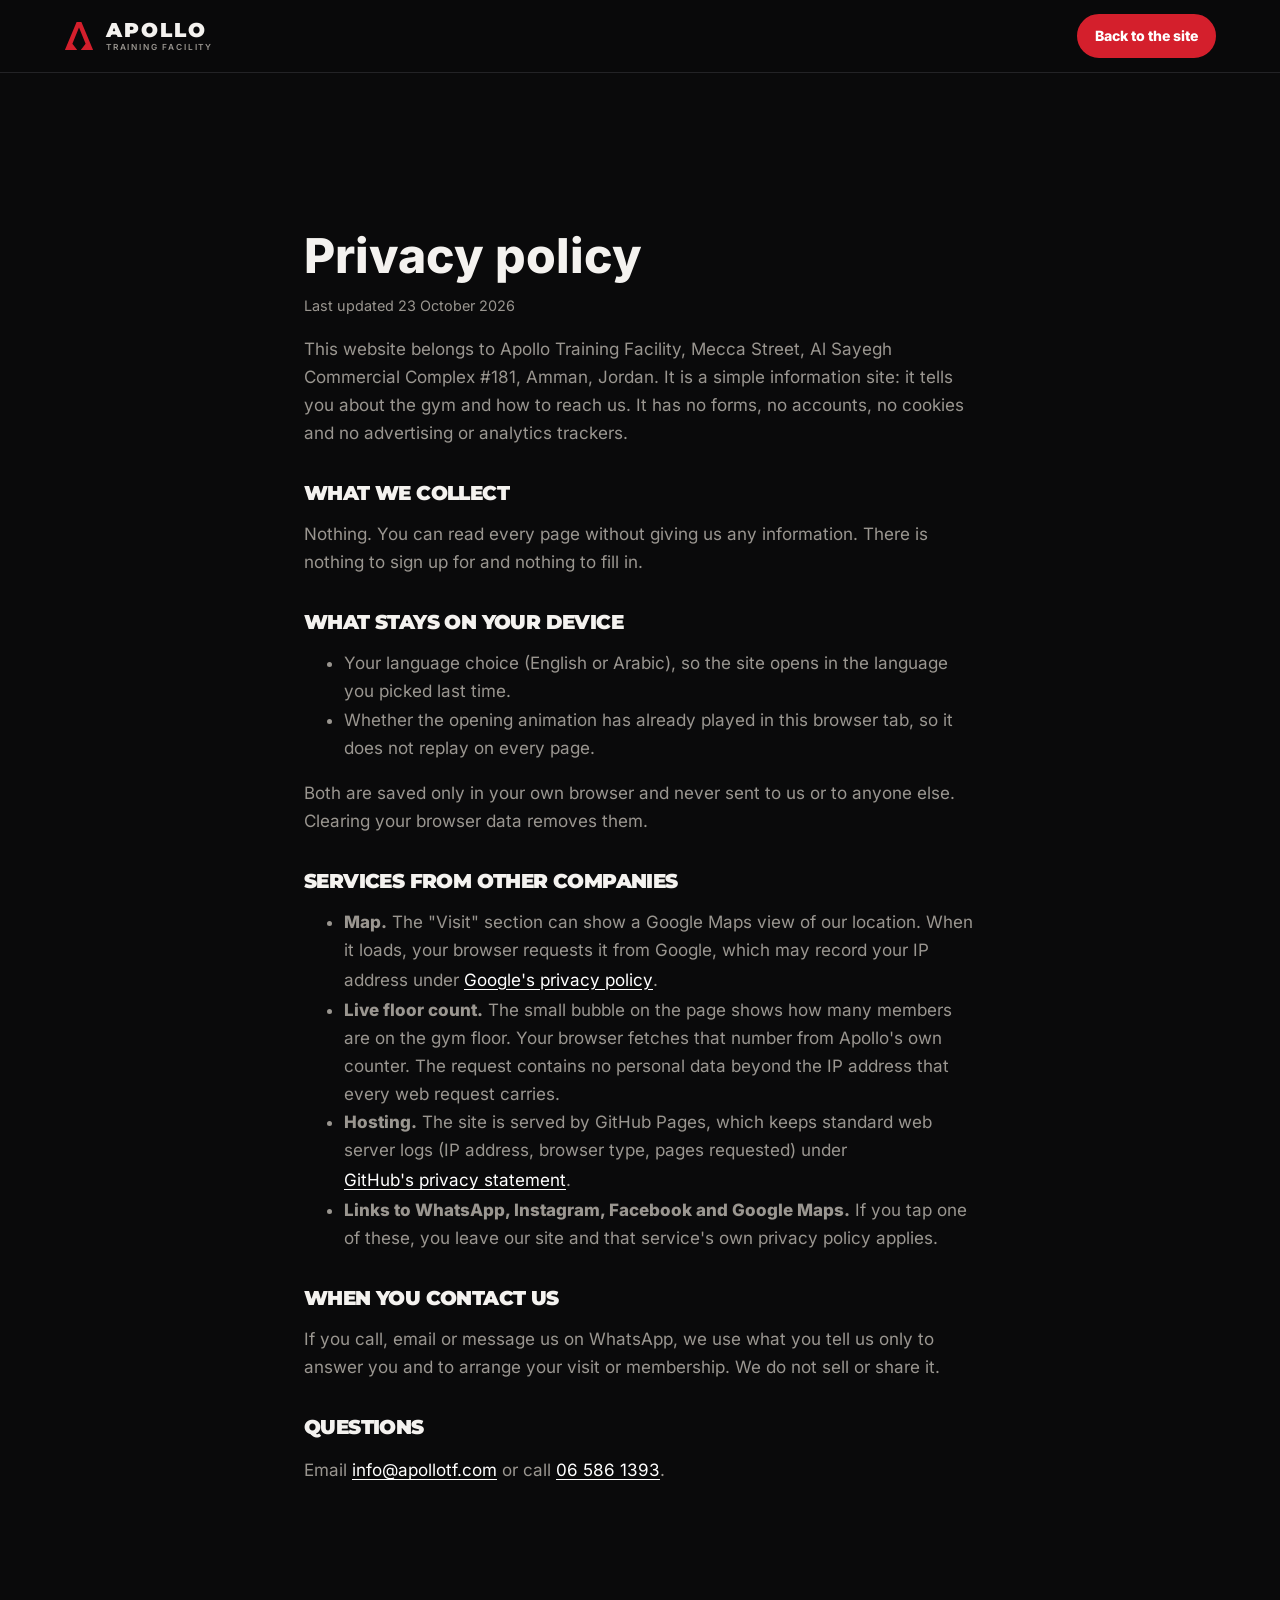
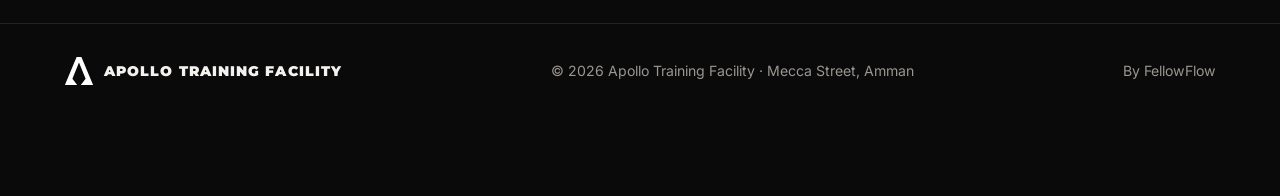
<file: privacy.html>
<!doctype html>
<html lang="en">
<head>
  <meta charset="utf-8">
  <meta name="viewport" content="width=device-width, initial-scale=1">
  <title>Privacy policy | Apollo Training Facility</title>
  <meta name="description" content="What the Apollo Training Facility website does and does not collect about its visitors.">
  <link rel="canonical" href="https://labsuncut.github.io/site-apollo-gym-amman/privacy.html">
  <meta name="robots" content="noindex">
  <meta name="theme-color" content="#0a0a0b">
  <link rel="icon" href="assets/img/favicon.svg" type="image/svg+xml">
  <link rel="stylesheet" href="assets/css/site.css">
  <style>
    .legal { max-width: 720px; padding-top: calc(var(--header) + 40px); }
    .legal h1 { font-size: clamp(2rem, 5vw, 3rem); margin-bottom: 8px; }
    .legal h2 { font-size: 1.25rem; margin: 36px 0 10px; }
    .legal p, .legal li { color: var(--muted); line-height: 1.65; }
    .legal .updated { font-size: .9rem; }
    .legal a { color: #fff; text-decoration: underline; text-underline-offset: 3px; display: inline-block; padding: 2px 0; } /* tap target at least 24px tall */
  </style>
</head>
<body>
  <svg width="0" height="0" style="position:absolute" aria-hidden="true">
    <symbol id="mark" viewBox="0 0 100 100"><path d="M42 3 L3 97 H44 L28 76 L50 22 L72 76 L56 97 H97 L58 3 Z"/></symbol>
  </svg>
  <header class="site-header is-scrolled">
    <div class="wrap header-row">
      <a class="logo" href="./">
        <svg class="logo-mark" viewBox="0 0 100 100" aria-hidden="true"><use href="#mark"/></svg>
        <span class="logo-word">APOLLO <small>Training Facility</small></span>
      </a>
      <a class="btn btn-small" href="./">Back to the site</a>
    </div>
  </header>

  <main id="main" class="section">
    <div class="wrap legal">
      <h1>Privacy policy</h1>
      <p class="updated">Last updated 23 October 2026</p>
      <p>This website belongs to Apollo Training Facility, Mecca Street, Al Sayegh Commercial Complex #181, Amman, Jordan. It is a simple information site: it tells you about the gym and how to reach us. It has no forms, no accounts, no cookies and no advertising or analytics trackers.</p>

      <h2>What we collect</h2>
      <p>Nothing. You can read every page without giving us any information. There is nothing to sign up for and nothing to fill in.</p>

      <h2>What stays on your device</h2>
      <ul>
        <li>Your language choice (English or Arabic), so the site opens in the language you picked last time.</li>
        <li>Whether the opening animation has already played in this browser tab, so it does not replay on every page.</li>
      </ul>
      <p>Both are saved only in your own browser and never sent to us or to anyone else. Clearing your browser data removes them.</p>

      <h2>Services from other companies</h2>
      <ul>
        <li><strong>Map.</strong> The "Visit" section can show a Google Maps view of our location. When it loads, your browser requests it from Google, which may record your IP address under <a href="https://policies.google.com/privacy" target="_blank" rel="noopener">Google's privacy policy</a>.</li>
        <li><strong>Live floor count.</strong> The small bubble on the page shows how many members are on the gym floor. Your browser fetches that number from Apollo's own counter. The request contains no personal data beyond the IP address that every web request carries.</li>
        <li><strong>Hosting.</strong> The site is served by GitHub Pages, which keeps standard web server logs (IP address, browser type, pages requested) under <a href="https://docs.github.com/en/site-policy/privacy-policies/github-general-privacy-statement" target="_blank" rel="noopener">GitHub's privacy statement</a>.</li>
        <li><strong>Links to WhatsApp, Instagram, Facebook and Google Maps.</strong> If you tap one of these, you leave our site and that service's own privacy policy applies.</li>
      </ul>

      <h2>When you contact us</h2>
      <p>If you call, email or message us on WhatsApp, we use what you tell us only to answer you and to arrange your visit or membership. We do not sell or share it.</p>

      <h2>Questions</h2>
      <p>Email <a href="mailto:info@apollotf.com">info@apollotf.com</a> or call <a href="tel:+96265861393">06 586 1393</a>.</p>
    </div>
  </main>

  <footer class="site-footer">
    <div class="wrap footer-row">
      <div class="footer-brand"><svg class="logo-mark" viewBox="0 0 100 100" aria-hidden="true"><use href="#mark"/></svg><span>Apollo Training Facility</span></div>
      <p>&copy; 2026 Apollo Training Facility &middot; Mecca Street, Amman</p>
      <p class="footer-credit">By FellowFlow</p>
    </div>
  </footer>
</body>
</html>
</file>
<file: assets/css/site.css>
/* APOLLO: one stylesheet. Black floor, Apollo red, white type. Change --red to rebrand. */
@font-face { font-family: 'Montserrat'; src: url('../fonts/montserrat-latin-700-normal.woff2') format('woff2'); font-weight: 700; font-display: swap; }
@font-face { font-family: 'Montserrat'; src: url('../fonts/montserrat-latin-800-normal.woff2') format('woff2'); font-weight: 800; font-display: swap; }
@font-face { font-family: 'Montserrat'; src: url('../fonts/montserrat-latin-900-normal.woff2') format('woff2'); font-weight: 900; font-display: swap; }
@font-face { font-family: 'Inter'; src: url('../fonts/inter-latin-400-normal.woff2') format('woff2'); font-weight: 400; font-display: swap; }
@font-face { font-family: 'Inter'; src: url('../fonts/inter-latin-600-normal.woff2') format('woff2'); font-weight: 600; font-display: swap; }
@font-face { font-family: 'Inter'; src: url('../fonts/inter-latin-800-normal.woff2') format('woff2'); font-weight: 800; font-display: swap; }
@font-face { font-family: 'Cairo'; src: url('../fonts/cairo-arabic-400-normal.woff2') format('woff2'); font-weight: 400; font-display: swap; }
@font-face { font-family: 'Cairo'; src: url('../fonts/cairo-arabic-700-normal.woff2') format('woff2'); font-weight: 700; font-display: swap; }
@font-face { font-family: 'Cairo'; src: url('../fonts/cairo-arabic-900-normal.woff2') format('woff2'); font-weight: 900; font-display: swap; }

:root {
  --red: #d41f2c;          /* Apollo red, sampled from the logo */
  --red-text: #ef4450;     /* Apollo red brightened for small text: 5:1 on the black floor (WCAG AA) */
  --neon: #ff2d3f;         /* the neon sign */
  --ember: #ff6a2a;        /* sunrise */
  --bg: #0a0a0b;
  --bg2: #111113;
  --ink: #f4f2ef;
  --muted: #9a9690;
  --line: #232326;
  --radius: 18px;
  --font: 'Inter', system-ui, -apple-system, 'Segoe UI', Roboto, Helvetica, Arial, sans-serif;
  --display: 'Montserrat', 'Inter', system-ui, sans-serif;
  --ease: cubic-bezier(.2, .7, .2, 1);
  --header: 72px;
}
html[lang="ar"] { --font: 'Cairo', 'Inter', system-ui, sans-serif; --display: 'Cairo', 'Montserrat', sans-serif; }

* { box-sizing: border-box; }
[hidden] { display: none !important; }
html { -webkit-text-size-adjust: 100%; overflow-x: hidden; background: var(--bg); }
html.lenis, html.lenis body { height: auto; }
.lenis.lenis-smooth { scroll-behavior: auto !important; }
.lenis.lenis-stopped { overflow: hidden; }
body { margin: 0; font-family: var(--font); font-size: 17px; line-height: 1.6; color: var(--ink); background: var(--bg); overflow-x: clip; }
img { max-width: 100%; display: block; }
a { color: var(--ink); }
h1, h2, h3 { line-height: 1; margin: 0 0 .5em; }
h2 { font-family: var(--display); font-weight: 900; font-size: clamp(2.4rem, 7vw, 5.5rem); text-transform: uppercase; letter-spacing: -.03em; }
html[lang="ar"] h2 { text-transform: none; letter-spacing: 0; line-height: 1.15; }
h3 { font-size: 1.1rem; font-weight: 800; }
.wrap { max-width: 1200px; margin: 0 auto; padding: 0 24px; }
.sr { position: absolute; width: 1px; height: 1px; overflow: hidden; clip: rect(0 0 0 0); }
.skip { position: absolute; inset-inline-start: 8px; top: 8px; background: var(--red); color: #fff; padding: 8px 12px; z-index: 100; transform: translateY(-200%); }
.skip:focus { transform: none; }
.kicker { color: var(--red-text); font-weight: 800; letter-spacing: .16em; text-transform: uppercase; font-size: .78rem; margin: 0 0 14px; }
html[lang="ar"] .kicker { letter-spacing: 0; }
.lead { color: var(--muted); max-width: 34em; font-size: 1.15rem; margin: 0 0 40px; }
.text-link { color: var(--red-text); font-weight: 700; }
.map-link { display: inline-block; padding: 8px 0; } /* tap target at least 24px tall */
.program-arrow:focus-visible, .program:focus-visible { outline: 2px solid var(--red-text); outline-offset: 4px; }
.eyebrow { color: var(--red-text); font-weight: 800; letter-spacing: .14em; text-transform: uppercase; font-size: .78rem; margin: 0 0 18px; }
html[lang="ar"] .eyebrow { letter-spacing: 0; }
.ico { width: 20px; height: 20px; fill: currentColor; }

/* ---------- Loader: the Apollo beacon on the roof ---------- */
/* Five full-frame image layers share one crop so they stay registered: rooftop plate (static), unlit sign,
   red light reflected onto the structure, a tight halo, and the lit face. The script fades the last four. */
.loader { position: fixed; inset: 0; z-index: 100; overflow: hidden; background: #08080a; }
html:not(.js) .loader { display: none; }
.beacon { position: absolute; inset: 0; }
.beacon picture, .beacon img { position: absolute; inset: 0; width: 100%; height: 100%; }
.beacon img { object-fit: cover; object-position: 50% 50%; display: block; }
.beacon-on, .beacon-halo, .beacon-spill { opacity: 0; }
html:not(.js) .loader { display: none; } /* no JavaScript: no intro, the page simply shows */
.loader-skip { position: absolute; inset-inline-end: max(20px, env(safe-area-inset-right)); bottom: max(22px, calc(env(safe-area-inset-bottom) + 14px)); margin: 0; z-index: 8; opacity: 0; font: inherit; font-size: .78rem; font-weight: 700; letter-spacing: .1em; text-transform: uppercase; color: #fff; background: rgba(255,255,255,.08); border: 1px solid rgba(255,255,255,.28); border-radius: 999px; padding: 12px 20px; cursor: pointer; }
.loader-skip:hover, .loader-skip:focus-visible { background: rgba(255,255,255,.16); outline: none; border-color: rgba(255,255,255,.6); }
html[lang="ar"] .loader-skip { letter-spacing: 0; font-size: .95rem; }

/* ---------- Header ---------- */
.site-header { position: fixed; top: 0; left: 0; right: 0; z-index: 40; transition: background .4s, border-color .4s; border-bottom: 1px solid transparent; }
.site-header.is-scrolled { background: rgba(10, 10, 11, .78); backdrop-filter: blur(14px); -webkit-backdrop-filter: blur(14px); border-color: var(--line); }
.header-row { display: flex; align-items: center; justify-content: space-between; min-height: var(--header); gap: 16px; }
.logo { display: flex; align-items: center; gap: 12px; text-decoration: none; color: var(--ink); }
.logo-mark { width: 30px; height: 30px; fill: var(--red); flex: none; }
.logo-word { font-family: var(--display); font-weight: 900; font-size: 1.25rem; letter-spacing: .1em; line-height: 1; display: flex; flex-direction: column; }
.logo-word small { font-family: var(--font); font-weight: 600; font-size: .52rem; letter-spacing: .22em; text-transform: uppercase; color: var(--muted); margin-top: 3px; white-space: nowrap; }
.nav { display: flex; gap: 28px; }
.nav a { color: var(--muted); text-decoration: none; font-size: .92rem; font-weight: 600; transition: color .2s; position: relative; }
.nav a::after { content: ''; position: absolute; left: 0; right: 0; bottom: -6px; height: 2px; background: var(--red); transform: scaleX(0); transition: transform .3s var(--ease); transform-origin: left; }
.nav a:hover { color: var(--ink); }
.nav a:hover::after { transform: scaleX(1); }
.header-actions { display: flex; align-items: center; gap: 10px; }
.socials { display: flex; align-items: center; gap: 4px; margin-inline-end: 4px; }
.social { display: inline-flex; align-items: center; justify-content: center; width: 38px; height: 38px; border-radius: 50%; color: var(--muted); transition: color .2s, background .2s; }
.social svg { width: 20px; height: 20px; fill: currentColor; }
.social:hover, .social:focus-visible { color: #fff; background: rgba(255,255,255,.08); outline: none; }
.overlay-socials { margin-top: 28px; gap: 18px; }
.overlay-socials .social { width: auto; height: auto; gap: 10px; color: #fff; font-weight: 700; text-decoration: none; border-radius: 999px; }
.overlay-socials .social:hover { background: none; opacity: .8; }
.lang { background: none; border: 1px solid rgba(255,255,255,.18); color: var(--ink); font: inherit; font-weight: 700; padding: 7px 12px; border-radius: 999px; cursor: pointer; }
.lang:hover { border-color: var(--red); }
.burger { display: none; width: 44px; height: 44px; background: none; border: 0; cursor: pointer; position: relative; }
.burger span:not(.sr) { position: absolute; left: 10px; right: 10px; height: 2px; background: var(--ink); transition: transform .3s var(--ease), top .3s; }
.burger span:nth-child(1) { top: 16px; } .burger span:nth-child(2) { top: 26px; }
.burger[aria-expanded="true"] span:nth-child(1) { top: 21px; transform: rotate(45deg); }
.burger[aria-expanded="true"] span:nth-child(2) { top: 21px; transform: rotate(-45deg); }

/* Phone menu */
.overlay { position: fixed; inset: 0; z-index: 50; background: var(--red); display: flex; flex-direction: column; justify-content: center; padding: 24px; }
.overlay[hidden] { display: none; }
.overlay-close { position: absolute; top: 18px; inset-inline-end: 20px; background: none; border: 0; color: #fff; font: inherit; font-weight: 800; letter-spacing: .1em; text-transform: uppercase; cursor: pointer; }
.overlay-nav { display: flex; flex-direction: column; gap: 6px; }
.overlay-nav a { font-family: var(--display); font-weight: 900; font-size: clamp(2.4rem, 11vw, 4rem); text-transform: uppercase; color: #fff; text-decoration: none; line-height: 1.05; letter-spacing: -.02em; }
html[lang="ar"] .overlay-nav a { text-transform: none; letter-spacing: 0; }
.overlay-cta { margin-top: 32px; background: var(--bg); border-color: var(--bg); color: #fff; align-self: flex-start; }

/* ---------- Buttons ---------- */
.btn { display: inline-flex; align-items: center; justify-content: center; gap: 10px; background: var(--red); color: #fff; padding: 15px 26px; border-radius: 999px; font-weight: 800; text-decoration: none; border: 2px solid var(--red); transition: transform .25s var(--ease), box-shadow .25s, background .2s; cursor: pointer; }
.btn:hover { transform: translateY(-2px); box-shadow: 0 12px 34px rgba(212, 31, 44, .35); }
.btn-small { padding: 9px 16px; font-size: .88rem; }
.btn-big { padding: 20px 40px; font-size: 1.15rem; }
.btn-ghost { background: transparent; color: var(--ink); border-color: rgba(255,255,255,.22); }
.btn-ghost:hover { border-color: var(--ink); box-shadow: none; }

/* ---------- Hero ---------- */
.hero { position: relative; min-height: 100svh; display: flex; align-items: flex-end; overflow: hidden; padding: calc(var(--header) + 40px) 0 72px; }
.hero-bg { position: absolute; inset: 0; z-index: 0; }
.hero-photo { position: absolute; inset: -10% 0 0; width: 100%; height: 110%; object-fit: cover; opacity: .92; filter: contrast(1.06) saturate(1.05); }
.hero-shade { position: absolute; inset: 0; background: linear-gradient(to top, var(--bg) 6%, rgba(10,10,11,.78) 34%, rgba(10,10,11,.35) 64%, rgba(10,10,11,.45) 100%), linear-gradient(90deg, rgba(10,10,11,.7) 10%, rgba(10,10,11,.25) 60%, transparent); }
.sun { position: absolute; left: 50%; bottom: -18vmax; width: 60vmax; height: 60vmax; margin-left: -30vmax; border-radius: 50%; background: radial-gradient(circle at 50% 40%, rgba(255, 106, 42, .85), rgba(212, 31, 44, .55) 35%, rgba(212, 31, 44, 0) 68%); filter: blur(10px); mix-blend-mode: screen; opacity: .9; }
.hero-grain { position: absolute; inset: 0; opacity: .08; background-image: url("data:image/svg+xml,%3Csvg xmlns='http://www.w3.org/2000/svg' width='160' height='160'%3E%3Cfilter id='n'%3E%3CfeTurbulence type='fractalNoise' baseFrequency='.9' numOctaves='2' stitchTiles='stitch'/%3E%3C/filter%3E%3Crect width='100%25' height='100%25' filter='url(%23n)'/%3E%3C/svg%3E"); mix-blend-mode: overlay; }
.hero-inner { position: relative; z-index: 2; width: 100%; }
.hero-eyebrow { display: flex; align-items: center; gap: 14px; margin-bottom: 22px; }
.hero-eyebrow::before { content: ""; width: 36px; height: 2px; background: var(--red); flex: none; }
.display { font-family: var(--display); font-weight: 900; font-size: clamp(2.8rem, 7.6vw, 6.4rem); line-height: .94; text-transform: uppercase; letter-spacing: -.035em; margin: 0 0 40px; }
html[lang="ar"] .display { text-transform: none; letter-spacing: 0; line-height: 1.15; font-size: clamp(2.6rem, 9vw, 7rem); }
.display .line { display: block; overflow: hidden; padding-bottom: .06em; margin-bottom: -.06em; }
.display .line > span { display: block; }
/* Hero text is painted at first render (behind the intro overlay) so it counts as the page's largest paint early; site.js hides it a moment before the motion plays. */
.display em { font-style: normal; color: var(--red); }
.hero-foot { display: grid; grid-template-columns: 1.1fr 1fr; gap: 32px; align-items: end; }
.hero-sub { color: var(--ink); opacity: .85; font-size: 1.15rem; max-width: 26em; margin: 0; }
.hero-actions { display: flex; flex-wrap: wrap; gap: 12px; justify-content: flex-end; }
.open-badge { display: inline-flex; align-items: center; gap: 8px; font-size: .88rem; color: var(--muted); font-weight: 600; grid-column: 1 / -1; }
.open-badge i { width: 9px; height: 9px; border-radius: 50%; background: #666; }
.open-badge.is-open i { background: #37d67a; box-shadow: 0 0 0 4px rgba(55, 214, 122, .2); }
.open-badge.is-open { color: var(--ink); }
.scroll-cue { position: absolute; top: 50%; inset-inline-end: 24px; z-index: 2; display: flex; flex-direction: column; align-items: center; gap: 10px; color: var(--muted); text-decoration: none; font-size: .72rem; letter-spacing: .2em; text-transform: uppercase; writing-mode: vertical-rl; opacity: 0; }
.scroll-cue i { width: 1px; height: 48px; background: linear-gradient(var(--red), transparent); animation: drop 1.6s ease-in-out infinite; }
@keyframes drop { 0% { transform: scaleY(0); transform-origin: top; } 50% { transform: scaleY(1); transform-origin: top; } 51% { transform-origin: bottom; } 100% { transform: scaleY(0); transform-origin: bottom; } }

/* ---------- Marquee ---------- */
.marquee { overflow: hidden; background: var(--red); color: #fff; padding: 14px 0; transform: rotate(-1.2deg) scale(1.03); position: relative; z-index: 3; margin: 0 -2vw; width: 104vw; max-width: none; }
.marquee-track { display: flex; gap: 32px; width: max-content; font-family: var(--display); font-weight: 900; font-size: 1.3rem; text-transform: uppercase; letter-spacing: .04em; direction: ltr; white-space: nowrap; will-change: transform; }
html[lang="ar"] .marquee-track { text-transform: none; letter-spacing: 0; }
.marquee-track i { font-style: normal; opacity: .55; }
@keyframes slide { to { transform: translateX(-33.333%); } }

/* ---------- Stats ---------- */
.stats { padding: 96px 0 40px; }
.stats-grid { display: grid; grid-template-columns: repeat(4, 1fr); gap: 20px; }
.stat { border-top: 1px solid var(--line); padding-top: 20px; }
.stat b { display: block; font-family: var(--display); font-weight: 900; font-size: clamp(2.6rem, 6vw, 4.6rem); line-height: 1; letter-spacing: -.03em; }
.stat b span { color: var(--red); font-size: .5em; letter-spacing: 0; margin-inline-start: .1em; }
.stat p { margin: 10px 0 0; color: var(--muted); font-size: .95rem; }

/* ---------- Sections ---------- */
.section { padding: 120px 0; position: relative; }
.js .reveal { opacity: 0; transform: translateY(26px); }
.split .line { overflow: hidden; display: block; padding-bottom: .08em; margin-bottom: -.08em; }

/* ---------- Tour ---------- */
.tour { padding: 80px 0 50px; overflow: hidden; }
.tour-head { margin-bottom: 28px; display: flex; align-items: flex-end; justify-content: space-between; gap: 24px; }
.tour-nav { display: flex; gap: 10px; flex: none; padding-bottom: 6px; }
.tour-btn { width: 48px; height: 48px; border-radius: 50%; border: 1px solid rgba(255,255,255,.25); background: transparent; color: var(--ink); display: grid; place-items: center; cursor: pointer; transition: border-color .2s, background .2s; }
.tour-btn svg { width: 22px; height: 22px; }
.tour-btn:hover, .tour-btn:focus-visible { border-color: var(--ink); background: rgba(255,255,255,.06); }
html[dir="rtl"] .tour-btn svg { transform: scaleX(-1); }
.tour-more { margin-inline-start: 16px; }
.tour-head h2 { font-size: clamp(2.2rem, 5vw, 3.8rem); }
.tour-head .lead { margin-bottom: 26px; font-size: 1.05rem; }
.tour-hint { color: var(--muted); font-size: .8rem; letter-spacing: .14em; text-transform: uppercase; margin: -20px 0 0; }
html[lang="ar"] .tour-hint { letter-spacing: 0; }
.tour-viewport { width: 100%; overflow-x: auto; overflow-y: hidden; scroll-snap-type: x proximity; -webkit-overflow-scrolling: touch; scrollbar-width: none; overscroll-behavior-x: contain; }
.tour-viewport::-webkit-scrollbar { display: none; }
/* Touch screens: JS slider (one swipe = one photo); vertical page scroll still passes through. */
.tour-viewport.is-slider { overflow: hidden; scroll-snap-type: none; touch-action: pan-y; cursor: grab; user-select: none; -webkit-user-select: none; }
.tour-viewport.is-dragging { cursor: grabbing; }
.tour-viewport.is-slider .tour-track { will-change: transform; transition: none; }
.tour-viewport.is-slider .tour-item img { transition: none; will-change: transform; transform: scale(1.2); backface-visibility: hidden; }
.tour-viewport.is-slider .tour-item { scroll-snap-align: none; }
.tour-viewport:focus-visible { outline: 2px solid var(--red); outline-offset: -2px; }
.tour-track { display: flex; gap: 20px; padding: 0 max(24px, calc((100vw - 1200px) / 2 + 24px)); width: max-content; }
.tour-item { position: relative; flex: none; height: clamp(300px, 52vh, 560px); aspect-ratio: 16 / 10; scroll-snap-align: start; border-radius: var(--radius); overflow: hidden; background: var(--bg2); }
.tour-item img { width: 100%; height: 100%; object-fit: cover; transform: scale(1.08); transition: transform 1.2s var(--ease); }
.tour-item:hover img { transform: scale(1.02); }
.tour-item figcaption { position: absolute; left: 22px; right: 22px; bottom: 18px; display: flex; align-items: baseline; gap: 14px; font-weight: 800; font-size: 1.05rem; text-shadow: 0 2px 12px rgba(0,0,0,.7); }
.tour-item figcaption b { font-family: var(--display); color: var(--red-text); font-size: .85rem; letter-spacing: .1em; }
.tour-progress { display: flex; align-items: center; gap: 16px; margin-top: 28px; font-family: var(--display); font-weight: 800; font-size: .85rem; letter-spacing: .1em; color: var(--muted); }
.tour-progress i { flex: 1; height: 1px; background: var(--line); position: relative; }
.tour-progress b { position: absolute; inset: 0; background: var(--red); transform: scaleX(0); transform-origin: left; }
html[dir="rtl"] .tour-progress b { transform-origin: right; }

/* ---------- Programs ---------- */
.programs-grid { display: grid; grid-template-columns: 1.25fr .75fr; gap: 48px; align-items: start; }
.programs { border-top: 1px solid var(--line); }
.program { position: relative; display: grid; grid-template-columns: 48px 1fr 56px; align-items: center; column-gap: 20px; padding: 24px 0; border-bottom: 1px solid var(--line); text-decoration: none; color: inherit; cursor: default; outline: none; }
.program-num { grid-column: 1; grid-row: 1; font-family: var(--display); font-weight: 800; color: var(--muted); font-size: .9rem; letter-spacing: .1em; }
.program-mini { display: none; }
.program h3 { grid-column: 2; grid-row: 1; font-family: var(--display); font-weight: 900; font-size: clamp(1.4rem, 2.6vw, 2rem); text-transform: uppercase; letter-spacing: -.02em; margin: 0; transition: transform .4s var(--ease), color .3s; }
html[lang="ar"] .program h3 { text-transform: none; letter-spacing: 0; }
.program-desc { grid-column: 2; grid-row: 2; display: grid; grid-template-rows: 0fr; transition: grid-template-rows .45s var(--ease); }
.program-desc > p { margin: 0; overflow: hidden; color: var(--muted); font-size: .98rem; opacity: 0; transform: translateY(-4px); transition: opacity .35s var(--ease), transform .45s var(--ease), padding-top .45s var(--ease); }
.program.is-open .program-desc { grid-template-rows: 1fr; }
.program.is-open .program-desc > p { opacity: 1; transform: none; padding-top: 8px; }
.program-arrow { grid-column: 3; grid-row: 1 / span 2; width: 44px; height: 44px; padding: 0; border-radius: 50%; border: 1px solid var(--line); background: transparent; color: var(--ink); cursor: pointer; display: grid; place-items: center; transition: background .3s, border-color .3s, transform .4s var(--ease); }
.program-arrow svg { width: 18px; height: 18px; fill: none; stroke: currentColor; stroke-width: 2; }
html[dir="rtl"] .program-arrow svg { transform: scaleX(-1); }
.program.is-active h3 { color: var(--red); transform: translateX(8px); }
html[dir="rtl"] .program.is-active h3 { transform: translateX(-8px); }
.program.is-active .program-arrow { border-color: var(--red); color: var(--red-text); }
.program.is-open .program-arrow { background: var(--red); border-color: var(--red); color: #fff; transform: rotate(-45deg); }
.program-stage { position: sticky; top: calc(var(--header) + 24px); aspect-ratio: 4 / 5; border-radius: var(--radius); overflow: hidden; background: var(--bg2); border: 1px solid var(--line); box-shadow: 0 30px 80px rgba(0,0,0,.5); }
.program-stage img { position: absolute; inset: 0; width: 100%; height: 100%; object-fit: cover; opacity: 0; transform: scale(1.06); transition: opacity .6s var(--ease), transform 1.2s var(--ease); }
.program-stage img.is-active { opacity: 1; transform: scale(1); }
.program-stage::after { content: ""; position: absolute; inset: 0; background: linear-gradient(to top, rgba(10,10,11,.85), transparent 45%); }
.program-stage-label { position: absolute; left: 22px; right: 22px; bottom: 18px; z-index: 2; font-family: var(--display); font-weight: 900; text-transform: uppercase; letter-spacing: .08em; font-size: .85rem; color: #fff; }
html[lang="ar"] .program-stage-label { text-transform: none; letter-spacing: 0; }
.amenities { list-style: none; margin: 40px 0 0; padding: 0; display: flex; flex-wrap: wrap; gap: 10px; }
.amenities li { border: 1px solid var(--line); border-radius: 999px; padding: 8px 16px; font-size: .9rem; color: var(--muted); }
.amenities li::before { content: '✓ '; color: var(--red-text); font-weight: 800; }

/* ---------- Story timeline ---------- */
.story-head { display: flex; justify-content: flex-end; margin-top: 32px; }
.story-head .quotes-nav { margin-bottom: -24px; }
.timeline-scroll:focus-visible { outline: 2px solid var(--red-text); outline-offset: 6px; border-radius: 8px; }
.timeline-scroll { margin-top: 56px; overflow-x: auto; overscroll-behavior-x: contain; scroll-snap-type: x proximity; scrollbar-width: thin; scrollbar-color: var(--line) transparent; padding-bottom: 12px; margin-inline: -24px; padding-inline: 24px; }
.timeline { position: relative; display: grid; grid-template-columns: repeat(var(--n, 4), minmax(224px, 1fr)); gap: 28px; padding-top: 36px; min-width: 100%; }
.timeline-scroll:not(.is-end) { mask-image: linear-gradient(to right, #000 85%, transparent); -webkit-mask-image: linear-gradient(to right, #000 85%, transparent); }
html[dir="rtl"] .timeline-scroll:not(.is-end) { mask-image: linear-gradient(to left, #000 85%, transparent); -webkit-mask-image: linear-gradient(to left, #000 85%, transparent); }
.milestone { scroll-snap-align: start; }
.timeline-line { position: absolute; left: 0; right: 0; top: 0; height: 2px; background: var(--line); }
.timeline-line b { position: absolute; inset: 0; background: var(--red); transform: scaleX(0); transform-origin: left; }
html[dir="rtl"] .timeline-line b { transform-origin: right; }
.milestone { position: relative; }
.milestone::before { content: ''; position: absolute; top: -42px; inset-inline-start: 0; width: 12px; height: 12px; border-radius: 50%; background: var(--red); box-shadow: 0 0 0 6px var(--bg); }
.milestone b { display: block; font-family: var(--display); font-weight: 900; font-size: clamp(2.4rem, 5vw, 4rem); line-height: 1; letter-spacing: -.03em; }
.milestone h3 { margin: 14px 0 6px; color: var(--red-text); text-transform: uppercase; letter-spacing: .1em; font-size: .8rem; }
html[lang="ar"] .milestone h3 { text-transform: none; letter-spacing: 0; font-size: 1rem; }
.milestone p { margin: 0; color: var(--muted); font-size: .98rem; }

/* ---------- Apollo's arrow (story) ----------
   A bow sits at the start of the line. When the story comes into view the string draws back,
   the arrow flies along the line (the red line is its trail), each year lights as it passes,
   and it strikes a target on the last year. Phones: the arrow rides down the line as you scroll. */
.timeline.has-bow { padding-top: 84px; padding-inline-start: 140px; min-width: max(100%, calc(var(--n, 4) * 252px + 112px)); } /* the grid overflows otherwise and the line stops short */
.timeline.has-bow .timeline-line { top: 47px; inset-inline-start: 40px; }
.timeline.has-bow .archer { scroll-snap-align: start; }
.timeline.has-bow .milestone::before { top: -42px; transition: transform .5s var(--ease), box-shadow .5s var(--ease), background .3s; }
.timeline.has-bow .milestone b { transition: color .6s var(--ease), opacity .6s var(--ease); }
.timeline.arrow-ready .milestone:not(.lit) b { color: #6e6a66; } /* unlit year: dim but still readable (3.7:1, large text) */
.timeline.arrow-ready .milestone:not(.lit)::before { background: #3a3a3e; }
.timeline .milestone.lit::before { animation: ms-ignite .7s var(--ease); box-shadow: 0 0 0 6px var(--bg), 0 0 18px 2px rgba(255,45,63,.55); }
@keyframes ms-ignite { 0% { transform: scale(1); } 35% { transform: scale(1.9); } 100% { transform: scale(1); } }
.archer { position: absolute; top: 0; inset-inline-start: 0; width: 60px; height: 96px; display: block; z-index: 3; color: var(--ink); pointer-events: none; }
.archer svg { width: 100%; height: 100%; overflow: visible; }
html[dir="rtl"] .archer svg { transform: scaleX(-1); }
.bow-limb { fill: none; stroke: url(#bow-metal); stroke-width: 4.2; stroke-linecap: round; }
.bow-grip { fill: var(--red); }
.bow-string { fill: none; stroke: rgba(244,242,239,.85); stroke-width: 1.1; }
.arrow-fly { position: absolute; top: 38px; inset-inline-start: 0; width: 110px; height: 20px; z-index: 5; pointer-events: none; will-change: transform; }
.arrow-fly svg { width: 100%; height: 100%; overflow: visible; transform-origin: 100% 50%; }
html[dir="rtl"] .arrow-fly svg { transform: scaleX(-1); transform-origin: 50% 50%; }
.arrow-trail { position: absolute; top: 46px; height: 4px; width: 160px; inset-inline-start: 0; pointer-events: none; opacity: 0; background: linear-gradient(to right, transparent, rgba(255,45,63,.9)); filter: blur(2px); border-radius: 4px; will-change: transform, opacity; }
html[dir="rtl"] .arrow-trail { background: linear-gradient(to left, transparent, rgba(255,45,63,.9)); }
/* the last year becomes a target */
.timeline.has-bow .milestone.is-target::before { width: 34px; height: 34px; top: -53px; inset-inline-start: -11px; background: radial-gradient(circle, var(--neon) 0 18%, var(--bg) 19% 33%, var(--red) 34% 52%, var(--bg) 53% 67%, #c9c5bf 68% 100%); box-shadow: 0 0 0 4px var(--bg); }
.timeline.arrow-ready .milestone.is-target:not(.lit)::before { filter: grayscale(1) brightness(.55); }
.milestone.is-target.lit::before { animation: target-thud .6s var(--ease); box-shadow: 0 0 0 4px var(--bg), 0 0 30px 6px rgba(255,45,63,.6); }
@keyframes target-thud { 0% { transform: scale(1); } 20% { transform: scale(1.22) translateX(3px); } 45% { transform: scale(.94); } 100% { transform: scale(1); } }
.milestone.is-target::after { content: ''; position: absolute; top: -53px; inset-inline-start: -11px; width: 34px; height: 34px; border-radius: 50%; border: 2px solid var(--neon); opacity: 0; pointer-events: none; }
.milestone.is-target.hit::after { animation: target-ripple 1.1s var(--ease) forwards; }
@keyframes target-ripple { 0% { opacity: .9; transform: scale(1); } 100% { opacity: 0; transform: scale(3.2); } }

/* ---------- Apollo Live bubble + panel ---------- */
.live-bubble { position: fixed; z-index: 35; inset-inline-start: 20px; bottom: max(20px, env(safe-area-inset-bottom)); display: inline-flex; align-items: center; gap: 10px; padding: 10px 16px 10px 12px; border-radius: 999px; border: 1px solid rgba(255,255,255,.14); background: rgba(14,14,16,.82); backdrop-filter: blur(14px); -webkit-backdrop-filter: blur(14px); color: #fff; font: inherit; font-size: .82rem; font-weight: 800; letter-spacing: .06em; text-transform: uppercase; box-shadow: 0 14px 40px rgba(0,0,0,.5); transition: transform .3s var(--ease), border-color .2s; text-decoration: none; cursor: pointer; }
.live-bubble:hover, .live-bubble:focus-visible { border-color: rgba(255,255,255,.4); transform: translateY(-2px); }
.live-bubble.is-closed { color: var(--muted); }
.live-bubble.is-closed i { background: var(--muted); animation: none; box-shadow: none; }
.live-bubble i { width: 10px; height: 10px; border-radius: 50%; background: var(--neon); box-shadow: 0 0 0 0 rgba(255,45,63,.6); animation: nav-pulse 1.8s ease-out infinite; }
.live-bubble-count { font-family: var(--display); font-weight: 900; font-size: 1.15rem; letter-spacing: 0; color: var(--neon); }
html[lang="ar"] .live-bubble { letter-spacing: 0; font-size: .9rem; }

/* ---------- Members ---------- */
.members-section { background: var(--bg2); }
.quotes-head { display: flex; justify-content: flex-end; margin-top: 24px; }
.quotes-nav { display: flex; gap: 10px; }
.round-btn { width: 46px; height: 46px; border-radius: 50%; border: 1px solid rgba(255,255,255,.22); background: none; color: #fff; display: grid; place-items: center; cursor: pointer; transition: background .2s, border-color .2s; }
.round-btn svg { width: 20px; height: 20px; fill: none; stroke: currentColor; stroke-width: 2; stroke-linecap: round; stroke-linejoin: round; }
.round-btn:hover, .round-btn:focus-visible { background: var(--red); border-color: var(--red); outline: none; }
html[dir="rtl"] .quotes-nav .round-btn svg { transform: scaleX(-1); }
.quotes { display: flex; gap: 20px; margin-top: 16px; overflow-x: auto; scroll-snap-type: x mandatory; scrollbar-width: none; margin-inline: -24px; padding-inline: 24px; overscroll-behavior-x: contain; }
.quotes::-webkit-scrollbar { display: none; }
.quotes > .quote { flex: 0 0 min(560px, calc(50% - 10px)); scroll-snap-align: start; }
.quotes > .quote:only-child { flex-basis: min(720px, 100%); }
/* Ticker mode: the row of reviews is duplicated once and slides by one full set, so the loop is seamless. */
.quotes.is-ticker { overflow: hidden; scroll-snap-type: none; cursor: grab; touch-action: pan-y; user-select: none; -webkit-user-select: none; mask-image: linear-gradient(to right, transparent, #000 6%, #000 94%, transparent); -webkit-mask-image: linear-gradient(to right, transparent, #000 6%, #000 94%, transparent); }
.quotes-track { display: flex; width: max-content; will-change: transform; }
.quotes.is-dragging { cursor: grabbing; }
.quotes-track .quote { flex: 0 0 min(440px, 78vw); margin-inline-end: 20px; }
.quotes-track .quote p { font-size: 1.05rem; line-height: 1.5; display: -webkit-box; -webkit-line-clamp: 8; -webkit-box-orient: vertical; overflow: hidden; }
.quotes-track .quote { align-self: stretch; display: flex; flex-direction: column; }
.quotes-track .quote cite { margin-top: auto; }
.quotes-dots { display: flex; gap: 8px; margin-top: 18px; }
.quotes-dots:empty { display: none; }
.quotes-dots i { width: 8px; height: 8px; border-radius: 50%; background: var(--line); transition: background .3s, width .3s; }
.quotes-dots i.is-on { background: var(--red); width: 24px; border-radius: 4px; }
.quote { background: var(--bg); border: 1px solid var(--line); border-radius: var(--radius); padding: 36px; margin: 0; position: relative; }
.quote::before { content: '\201C'; position: absolute; top: 10px; inset-inline-start: 26px; font-family: Georgia, serif; font-size: 6rem; line-height: 1; color: var(--red); opacity: .9; }
.quote p { font-size: 1.25rem; line-height: 1.5; margin: 36px 0 24px; font-weight: 600; }
.quote cite { font-style: normal; display: flex; flex-direction: column; }
.quote cite b { font-weight: 800; }
.quote cite span { color: var(--muted); font-size: .9rem; }
.google-badge { display: inline-flex; align-items: center; gap: 12px; margin-top: 28px; text-decoration: none; border: 1px solid var(--line); border-radius: 999px; padding: 10px 18px; color: var(--ink); font-weight: 600; font-size: .95rem; }
.google-badge b { color: #f5b301; letter-spacing: .05em; }

/* ---------- Membership invitation ---------- */
.membership-grid { display: grid; grid-template-columns: 1.1fr .9fr; gap: 48px; align-items: start; }
.includes { list-style: none; margin: 8px 0 0; padding: 0; }
.includes li { padding: 14px 0; border-bottom: 1px solid var(--line); color: #e6e6ea; font-size: 1.02rem; display: flex; gap: 14px; }
.includes li::before { content: ""; flex: none; width: 10px; height: 10px; margin-top: .45em; background: var(--red); clip-path: polygon(50% 0, 100% 100%, 0 100%); }
.enquire { position: relative; background: var(--bg2); border: 1px solid var(--line); border-radius: var(--radius); padding: 36px 32px; box-shadow: 0 0 0 1px rgba(212,31,44,.25), 0 30px 80px rgba(212, 31, 44, .1); }
.enquire-mark { width: 54px; fill: var(--red); margin-bottom: 20px; }
.enquire h3 { margin: 0 0 10px; font-family: var(--display); font-weight: 900; font-size: 1.5rem; letter-spacing: -.01em; }
.enquire > p { margin: 0 0 22px; color: var(--muted); }
.enquire-actions { display: grid; gap: 10px; }
.enquire-actions .btn { justify-content: center; }
.enquire-lines { margin: 26px 0 0; border-top: 1px solid var(--line); }
.enquire-line { display: flex; align-items: center; justify-content: space-between; gap: 16px; padding: 14px 0; border-bottom: 1px solid var(--line); color: #fff; text-decoration: none; }
.enquire-line span { color: var(--muted); font-size: .9rem; }
.enquire-line b { font-weight: 800; font-variant-numeric: tabular-nums; letter-spacing: .01em; white-space: nowrap; transition: color .2s; }
.enquire-line:hover b { color: var(--red-text); }
.enquire-note { margin: 16px 0 0; color: var(--muted); font-size: .9rem; }

/* ---------- Family: beyond the training floor ---------- */
.family-grid { display: grid; grid-template-columns: repeat(3, 1fr); gap: 20px; margin-top: 36px; }
.family-card { background: var(--bg2); border: 1px solid var(--line); border-radius: var(--radius); overflow: hidden; display: flex; flex-direction: column; }
.family-media { aspect-ratio: 4 / 3; background: #121214; }
.family-media img { display: block; width: 100%; height: 100%; object-fit: cover; }
.family-slot { height: 100%; display: grid; place-items: center; align-content: center; gap: 10px; background: linear-gradient(160deg, #1b1b1f, #0f0f11); color: var(--muted); font-size: .78rem; font-weight: 700; letter-spacing: .14em; text-transform: uppercase; }
html[lang="ar"] .family-slot { letter-spacing: 0; font-size: .9rem; }
.family-slot svg { width: 44px; fill: rgba(212,31,44,.55); }
.family-card h3 { margin: 22px 24px 8px; font-family: var(--display); font-weight: 900; font-size: 1.2rem; }
.family-card p { margin: 0 24px 26px; color: var(--muted); }
.final-actions { display: flex; flex-wrap: wrap; justify-content: center; gap: 12px; }

/* ---------- Visit ---------- */
.visit-section { background: var(--bg2); }
.visit-grid { display: grid; grid-template-columns: 1fr 1fr; gap: 48px; margin-top: 24px; }
.visit-info h3 { margin: 32px 0 12px; color: var(--muted); font-size: .78rem; letter-spacing: .16em; text-transform: uppercase; }
html[lang="ar"] .visit-info h3 { letter-spacing: 0; font-size: .95rem; }
.visit-info h3:first-child { margin-top: 0; }
.hours { border-collapse: collapse; width: 100%; max-width: 400px; }
.hours th, .hours td { text-align: start; padding: 8px 0; border-bottom: 1px solid var(--line); font-weight: 500; }
.hours th { color: var(--muted); width: 42%; }
.hours tr.is-today th, .hours tr.is-today td { color: var(--red-text); font-weight: 800; }
.hours tr.is-today th::after { content: ' · ' attr(data-today); font-size: .8em; }
.contact-links { display: flex; flex-wrap: wrap; gap: 10px; }
.contact-lines { color: var(--muted); font-size: .95rem; margin: 14px 0 0; line-height: 1.8; }
.contact-lines a { color: var(--ink); text-decoration: none; display: inline-block; padding: 4px 0; } /* tap target at least 24px tall */
.address { margin: 0 0 10px; font-size: 1.05rem; max-width: 24em; }
.map { width: 100%; aspect-ratio: 4 / 3; border: 0; border-radius: var(--radius); filter: grayscale(1) invert(.92) contrast(1.1); background: var(--bg); min-height: 340px; }

/* ---------- Final ---------- */
.final { position: relative; padding: 160px 0 140px; text-align: center; overflow: hidden; border-top: 1px solid var(--line); }
.final-photo { position: absolute; inset: 0; width: 100%; height: 100%; object-fit: cover; object-position: 50% 40%; opacity: .45; }
.final::before { content: ""; position: absolute; inset: 0; background: linear-gradient(180deg, var(--bg) 0%, rgba(10,10,11,.2) 40%, rgba(10,10,11,.1) 100%); z-index: 1; }
.final-sun { z-index: 1; position: absolute; left: 50%; bottom: -40vmax; width: 90vmax; height: 90vmax; margin-left: -45vmax; border-radius: 50%; background: radial-gradient(circle, rgba(255, 106, 42, .7), rgba(212, 31, 44, .4) 35%, transparent 65%); filter: blur(20px); opacity: .9; }
.final-inner { position: relative; z-index: 2; }
.final-word { font-family: var(--display); font-weight: 900; font-size: clamp(5rem, 22vw, 18rem); line-height: .9; letter-spacing: -.05em; text-transform: uppercase; margin: 0 0 16px; }
html[lang="ar"] .final-word { text-transform: none; letter-spacing: 0; line-height: 1.1; font-size: clamp(4rem, 18vw, 14rem); }
.final-title { font-family: var(--font); font-weight: 600; text-transform: none; letter-spacing: 0; font-size: clamp(1.1rem, 2.4vw, 1.5rem); color: var(--muted); margin: 0 auto 32px; max-width: 24em; }

/* ---------- Footer ---------- */
.site-footer { padding: 32px 0 110px; color: var(--muted); font-size: .88rem; border-top: 1px solid var(--line); }
.footer-row { display: flex; flex-wrap: wrap; justify-content: space-between; align-items: center; gap: 12px 24px; }
.footer-row p { margin: 0; }
.footer-brand { display: flex; align-items: center; gap: 10px; font-family: var(--display); font-weight: 900; letter-spacing: .08em; text-transform: uppercase; color: var(--ink); font-size: .85rem; }
html[lang="ar"] .footer-brand { text-transform: none; letter-spacing: 0; }
.footer-credit { color: var(--muted); }
.footer-links a { color: var(--muted); text-decoration: underline; text-underline-offset: 3px; display: inline-block; padding: 6px 0; } /* tap target at least 24px tall */
.footer-links a:hover, .footer-links a:focus-visible { color: #fff; }

/* ---------- Sticky WhatsApp bar, phones only ---------- */
.call-bar { display: none; }

/* ---------- FAQ ---------- */
.faq { max-width: 760px; }
.faq-item { border-top: 1px solid var(--line); }
.faq-item:last-child { border-bottom: 1px solid var(--line); }
.faq-item summary { list-style: none; cursor: pointer; display: flex; align-items: center; justify-content: space-between; gap: 20px; padding: 22px 0; font-family: var(--display); font-weight: 800; text-transform: uppercase; letter-spacing: .04em; font-size: 1.05rem; }
.faq-item summary::-webkit-details-marker { display: none; }
/* The Apollo mark stands in for the usual plus sign. Closed it points up in white; opening a question
   "fires" it: a quick crouch, a shot upward and a flip to point down at the answer, now in red, while
   the ring ripples out once. Closing turns it back up. */
.faq-item summary i { flex: none; width: 34px; height: 34px; border: 1px solid rgba(255,255,255,.22); border-radius: 50%; position: relative; display: grid; place-items: center; color: var(--ink); transition: border-color .3s, color .3s; }
.faq-item summary i::after { content: ""; position: absolute; inset: -1px; border-radius: 50%; border: 1px solid var(--red); opacity: 0; pointer-events: none; }
.faq-item summary i svg { width: 15px; height: 15px; fill: currentColor; transition: transform .45s var(--ease); }
.faq-item summary:hover i { border-color: rgba(255,255,255,.5); }
.faq-item[open] summary i { border-color: var(--red); color: var(--red-text); }
.faq-item[open] summary i svg { transform: rotate(180deg); animation: faq-shoot .6s cubic-bezier(.22, 1, .36, 1); }
.faq-item[open] summary i::after { animation: faq-ring .7s ease-out; }
@keyframes faq-shoot { 0% { transform: translateY(0) scale(1); } 22% { transform: translateY(3px) scale(.78); } 62% { transform: translateY(-6px) rotate(180deg) scale(1.2); } 100% { transform: rotate(180deg) scale(1); } }
@keyframes faq-ring { 0% { transform: scale(1); opacity: .9; } 100% { transform: scale(1.9); opacity: 0; } }
.faq-item p { margin: 0; padding: 0 0 24px; color: var(--muted); max-width: 40em; line-height: 1.6; animation: faq-in .45s var(--ease); }
@keyframes faq-in { from { opacity: 0; transform: translateY(-6px); } to { opacity: 1; transform: none; } }

/* ---------- Live ---------- */
@keyframes nav-pulse { from { box-shadow: 0 0 0 0 rgba(255,45,63,.6); } to { box-shadow: 0 0 0 10px rgba(255,45,63,0); } }

/* ---------- Franchise ---------- */
.franchise-section { background: var(--bg2); }
.franchise-row { display: grid; grid-template-columns: clamp(120px, 18vw, 220px) 1fr; gap: 48px; align-items: center; }
.franchise-mark { width: 100%; fill: #fff; opacity: .9; }
.franchise-section .lead { margin-bottom: 28px; }
.site-footer .logo-mark { fill: #fff; }

/* ---------- Motion safety ---------- */
@media (prefers-reduced-motion: reduce) {
  .marquee-track, .scroll-cue i, .live-bubble i { animation: none; transform: none !important; }
  .faq-item summary i svg, .faq-item summary i::after { animation: none; }
  .beacon-on, .loader-skip { opacity: 1; }
  .beacon-halo { opacity: .9; }
  .beacon-spill { opacity: .85; }
  .reveal, .hero-foot > *, .display .line > span, .scroll-cue { opacity: 1; transform: none; }
}

/* ---------- Responsive ---------- */
@media (max-width: 1000px) {
  .stats-grid { grid-template-columns: repeat(2, 1fr); }
  .quotes > .quote { flex-basis: min(560px, 100%); }
  .programs-grid { grid-template-columns: 1fr; }
  .program-stage { display: none; }
  .program { grid-template-columns: 72px 1fr 44px; }
  .program-mini { display: block; grid-column: 1; grid-row: 1 / span 2; width: 72px; height: 72px; border-radius: 12px; overflow: hidden; }
  .program-mini img { width: 100%; height: 100%; object-fit: cover; }
  .program-num { display: none; }
  .program.is-active h3 { transform: none; }
  .visit-grid { grid-template-columns: 1fr; }
  .membership-grid { grid-template-columns: 1fr; }
}
@media (max-width: 720px) {
  :root { --header: 64px; }
  body { font-size: 16px; }
  .nav, .header-actions .btn { display: none; }
  .burger { display: block; }
  .hero { padding-bottom: 150px; } /* clears the live bubble + call bar */
  .hero-foot { grid-template-columns: 1fr; gap: 20px; }
  .hero-actions { justify-content: flex-start; }
  .scroll-cue { display: none; }
  .section { padding: 80px 0; }
  .stats { padding: 64px 0 24px; }
  .tour { padding: 72px 0 40px; }
  .tour-head { flex-direction: column; align-items: flex-start; }
  .tour-progress { flex-wrap: wrap; }
  .tour-more { margin: 10px 0 0; width: 100%; }
  .tour-track { padding: 0 24px; }
  /* Phones: one swipe = one photo. Mandatory snap + snap-stop means a flick never skips or stalls between photos. */
  .tour-viewport { scroll-snap-type: x mandatory; scroll-padding-inline: 24px; }
  .tour-track { gap: 12px; }
  .tour-item { width: calc(100vw - 48px); height: auto; margin: 0; scroll-snap-align: center; scroll-snap-stop: always; }
  .header-actions { gap: 4px; }
  .socials { margin-inline-end: 0; gap: 0; }
  .social { width: 32px; height: 32px; }
  .social svg { width: 18px; height: 18px; }
  .lang { padding: 6px 10px; font-size: .9rem; }
  .timeline-scroll { overflow: visible; padding-bottom: 0; margin-inline: 0; padding-inline: 0; mask-image: none !important; -webkit-mask-image: none !important; }
  .story-head { display: none; }
  .live-bubble { inset-inline-start: 12px; bottom: calc(env(safe-area-inset-bottom) + 76px); padding: 9px 14px 9px 11px; font-size: .76rem; }
  .franchise-row { grid-template-columns: 1fr; gap: 24px; }
  .franchise-mark { width: 90px; }
  .membership-grid { grid-template-columns: 1fr; gap: 32px; }
  .enquire { padding: 28px 22px; }
  .family-grid { grid-template-columns: 1fr; gap: 14px; margin-top: 24px; }
  .family-media { aspect-ratio: 16 / 10; }
  .loader-skip { bottom: calc(env(safe-area-inset-bottom) + 88px); inset-inline-end: 16px; }
  .timeline { grid-template-columns: 1fr; gap: 36px; padding-top: 0; padding-inline-start: 28px; min-width: 0; }
  .timeline-line { top: 0; bottom: 0; left: auto; inset-inline-start: 5px; width: 2px; height: auto; right: auto; }
  .timeline-line b { transform: scaleY(0); transform-origin: top; }
  .milestone::before { top: 10px; inset-inline-start: -28px; }
  .timeline.has-bow { padding-top: 150px; padding-inline-start: 40px; min-width: 0; }
  .timeline.has-bow .timeline-line { top: 60px; bottom: 0; left: auto; right: auto; inset-inline-start: 17px; width: 2px; height: auto; }
  .timeline.has-bow .milestone::before { top: 10px; inset-inline-start: -28px; }
  .timeline.has-bow .milestone.is-target::before { top: -1px; inset-inline-start: -39px; }
  .milestone.is-target::after { top: -1px; inset-inline-start: -39px; }
  .archer { width: 96px; height: 60px; inset-inline-start: -30px; }
  .archer svg, html[dir="rtl"] .archer svg { position: absolute; left: 18px; top: -18px; width: 60px; height: 96px; transform: rotate(90deg); transform-origin: 50% 50%; }
  .arrow-fly { top: 0; inset-inline-start: 8px; width: 20px; height: 110px; }
  .archer { pointer-events: none; }
  .arrow-fly svg, html[dir="rtl"] .arrow-fly svg { position: absolute; left: -45px; top: 45px; width: 110px; height: 20px; transform: rotate(90deg); transform-origin: 50% 50%; }
  .arrow-trail { display: none; }
  .final { padding: 100px 0 90px; }
  .hero-photo { filter: none; opacity: .8; object-position: 50% 30%; }
  .footer-row { flex-direction: column; align-items: flex-start; }
  .call-bar { display: flex; align-items: center; justify-content: center; position: fixed; left: 12px; right: 12px; bottom: 12px; z-index: 30; background: var(--red); color: #fff; text-align: center; font-weight: 800; text-decoration: none; padding: 16px; border-radius: 999px; box-shadow: 0 10px 30px rgba(0, 0, 0, .5); }
}
</file>
